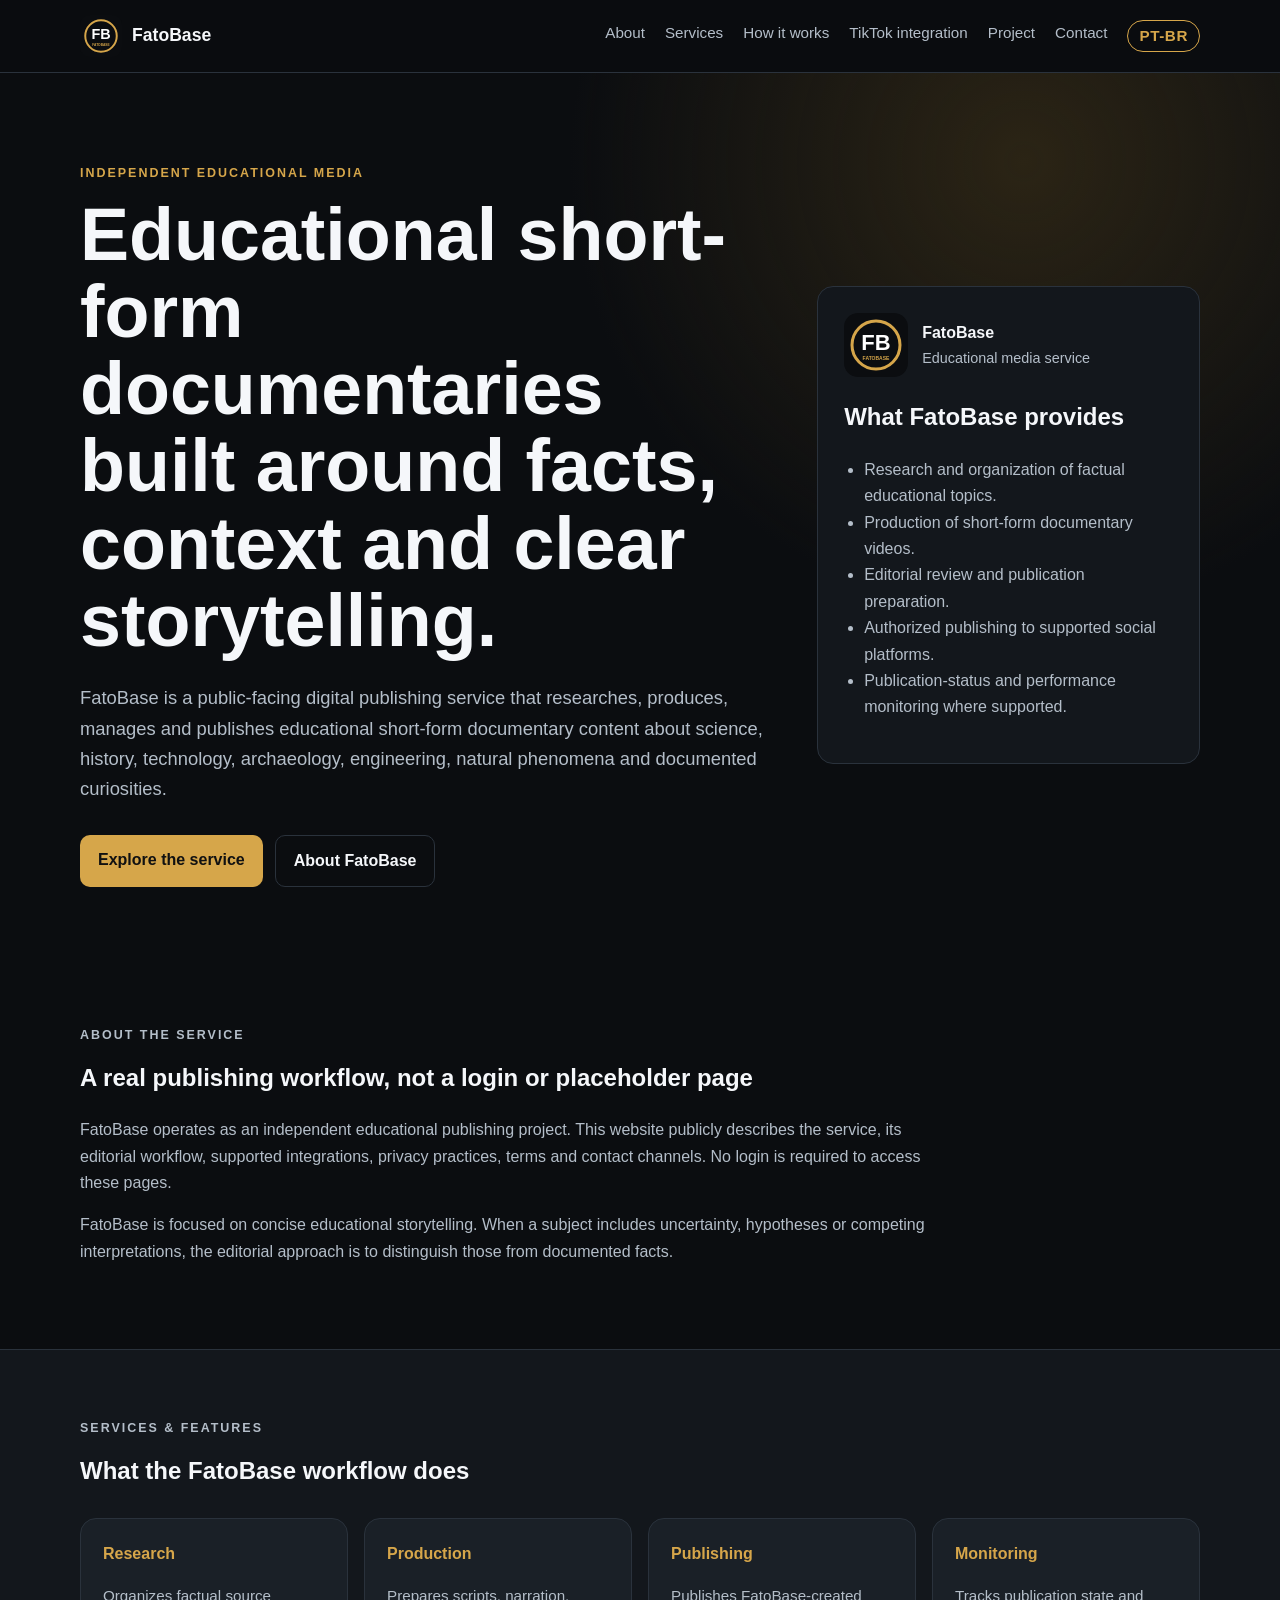
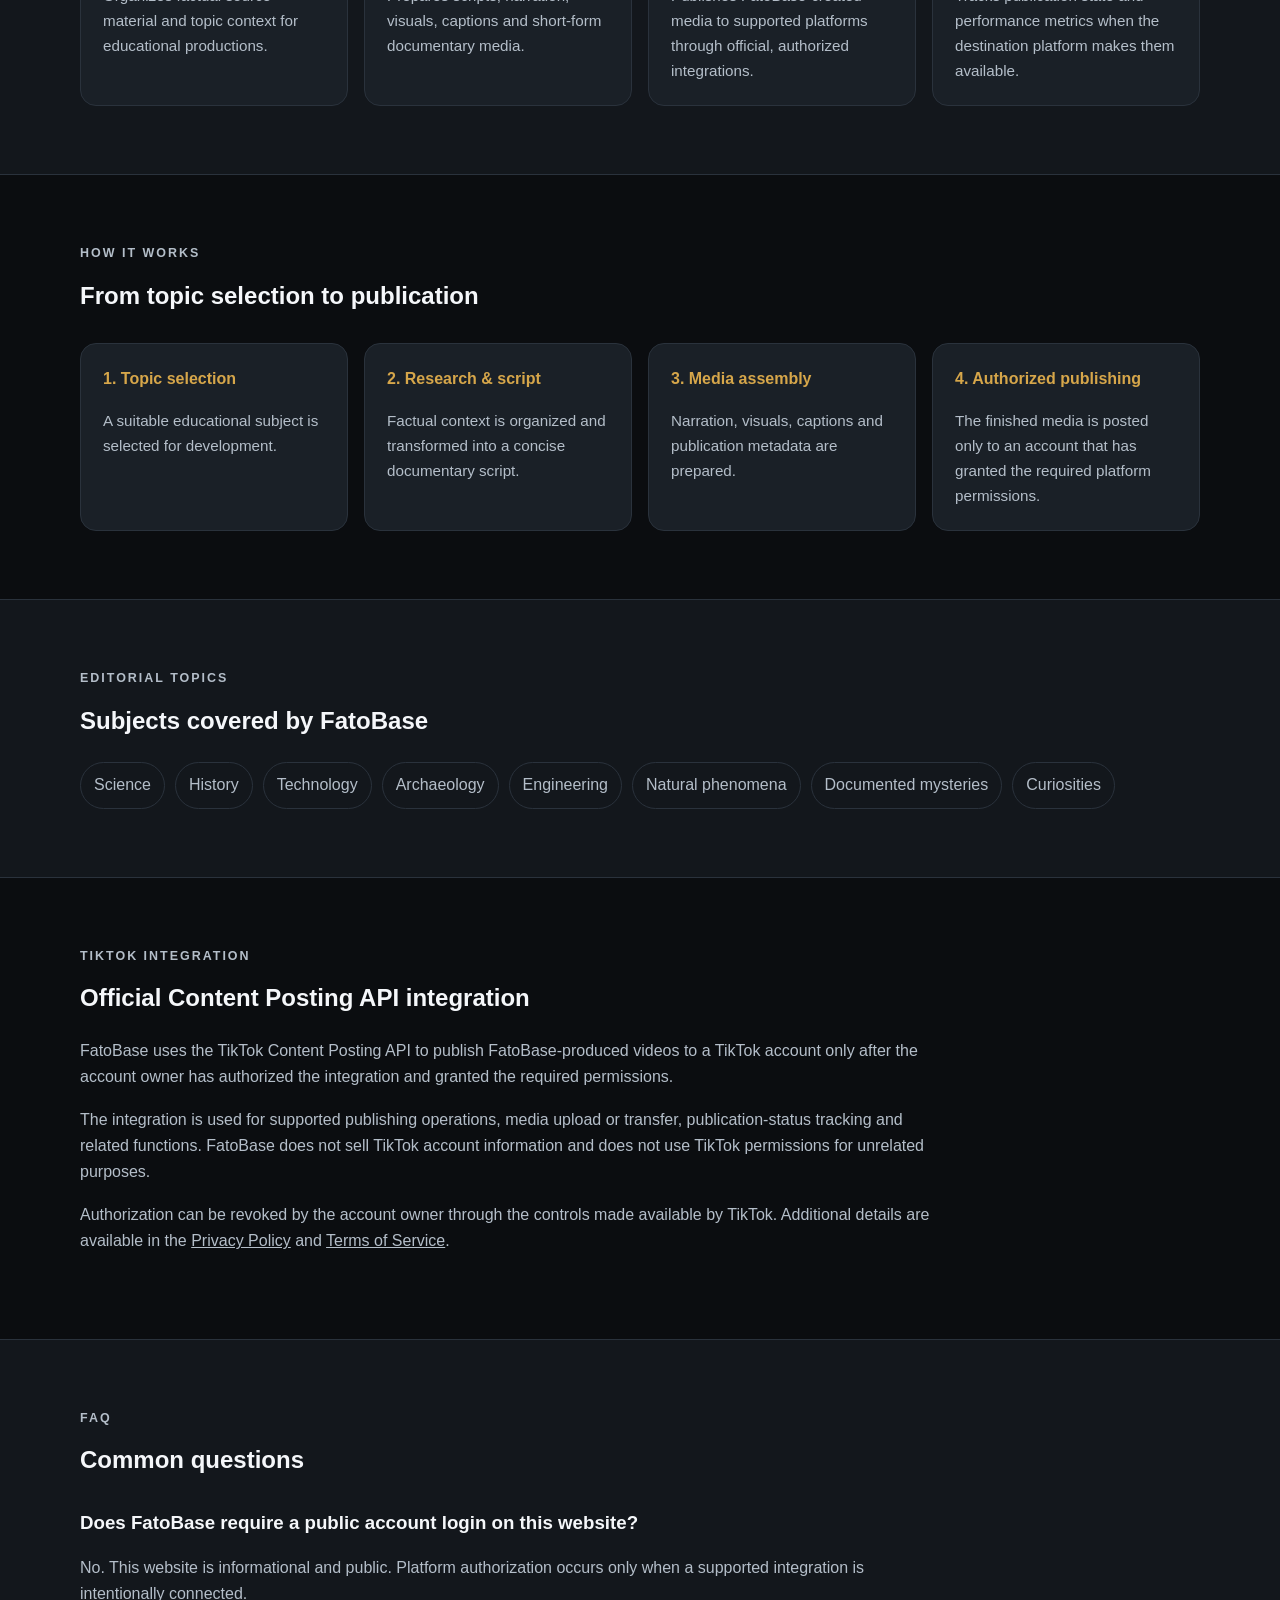
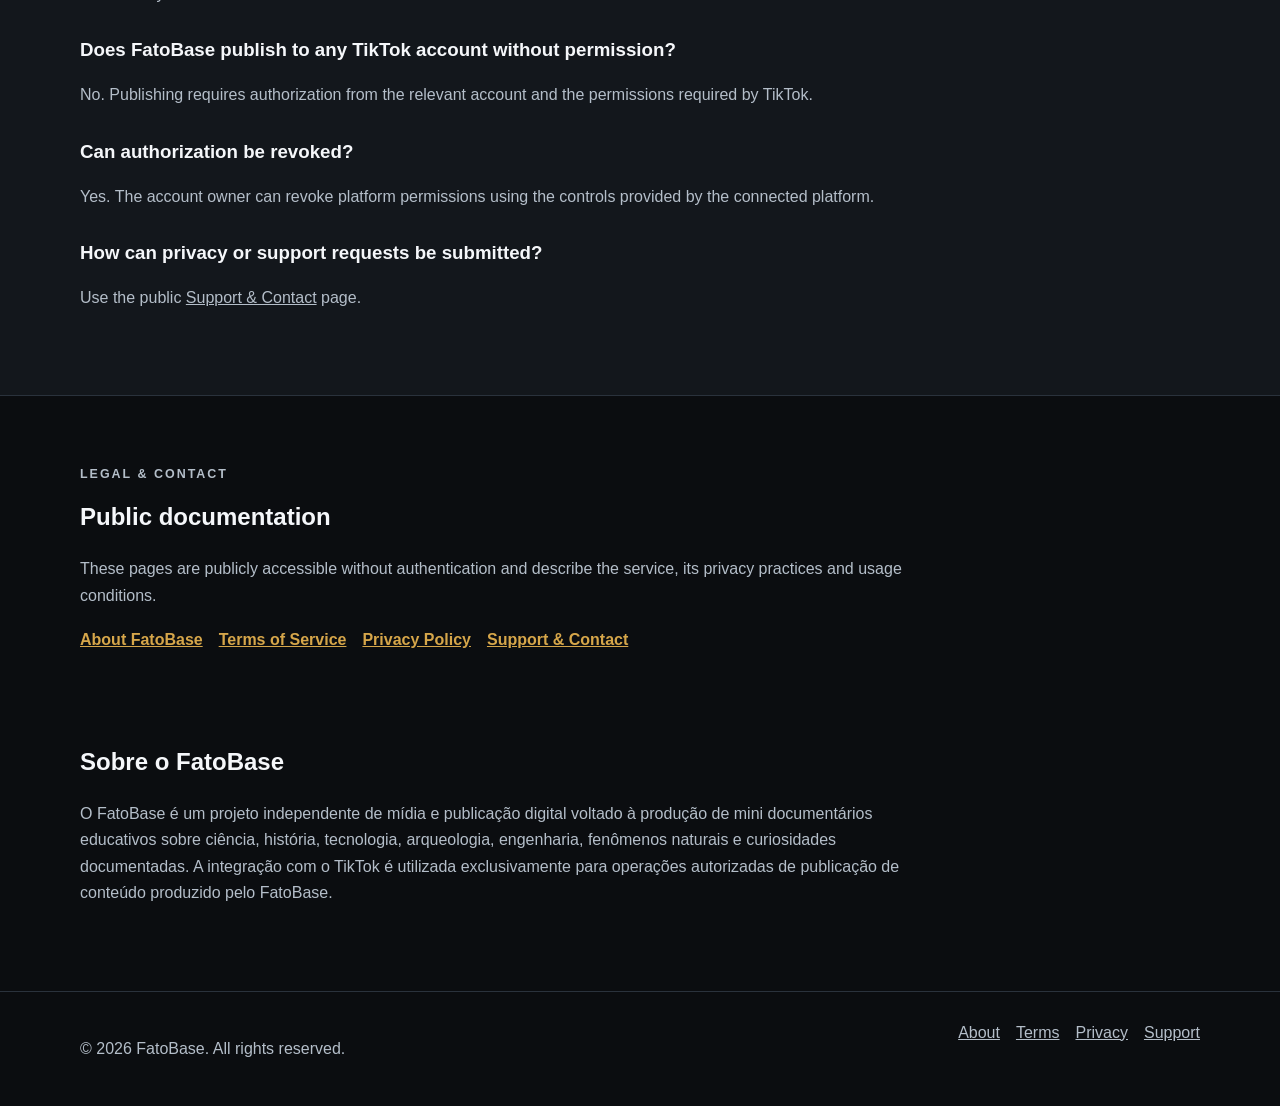
<file: index.html>
<!DOCTYPE html>
<html lang="en">
<head>
  <meta charset="UTF-8">
  <meta name="viewport" content="width=device-width, initial-scale=1.0">
  <meta name="description" content="FatoBase is an independent educational media and publishing service that researches, produces, manages and publishes short-form documentaries about science, history, technology, archaeology and natural phenomena.">
  <title>FatoBase | Educational Media & Publishing Service</title>
  <link rel="icon" type="image/svg+xml" href="favicon.svg">
  <link rel="stylesheet" href="style.css">
</head>
<body>
  <header class="site-header">
    <div class="container nav-wrap">
      <a class="brand" href="index.html" aria-label="FatoBase home"><img class="brand-logo" src="favicon.svg" alt="FatoBase app icon"><span>FatoBase</span></a>
      <nav aria-label="Main navigation">
        <a href="#about">About</a>
        <a href="#services">Services</a>
        <a href="#how-it-works">How it works</a>
        <a href="#tiktok">TikTok integration</a>
        <a href="about.html">Project</a>
        <a href="support.html">Contact</a>
      <a class="lang-switch" href="index-pt.html" aria-label="Mudar para português">PT-BR</a></nav>
    </div>
  </header>

  <main>
    <section class="hero">
      <div class="container hero-grid">
        <div>
          <p class="eyebrow">INDEPENDENT EDUCATIONAL MEDIA</p>
          <h1>Educational short-form documentaries built around facts, context and clear storytelling.</h1>
          <p class="lead">FatoBase is a public-facing digital publishing service that researches, produces, manages and publishes educational short-form documentary content about science, history, technology, archaeology, engineering, natural phenomena and documented curiosities.</p>
          <div class="actions">
            <a class="button" href="#services">Explore the service</a>
            <a class="button secondary" href="about.html">About FatoBase</a>
          </div>
        </div>
        <aside class="panel">
          <div class="panel-brand"><img class="hero-logo" src="favicon.svg" alt="FatoBase app icon"><div><strong>FatoBase</strong><span>Educational media service</span></div></div>
          <h2>What FatoBase provides</h2>
          <ul>
            <li>Research and organization of factual educational topics.</li>
            <li>Production of short-form documentary videos.</li>
            <li>Editorial review and publication preparation.</li>
            <li>Authorized publishing to supported social platforms.</li>
            <li>Publication-status and performance monitoring where supported.</li>
          </ul>
        </aside>
      </div>
    </section>

    <section id="about" class="section">
      <div class="container">
        <p class="eyebrow">ABOUT THE SERVICE</p>
        <h2>A real publishing workflow, not a login or placeholder page</h2>
        <p>FatoBase operates as an independent educational publishing project. This website publicly describes the service, its editorial workflow, supported integrations, privacy practices, terms and contact channels. No login is required to access these pages.</p>
        <p>FatoBase is focused on concise educational storytelling. When a subject includes uncertainty, hypotheses or competing interpretations, the editorial approach is to distinguish those from documented facts.</p>
      </div>
    </section>

    <section id="services" class="section alt">
      <div class="container">
        <p class="eyebrow">SERVICES & FEATURES</p>
        <h2>What the FatoBase workflow does</h2>
        <div class="cards">
          <article class="card"><strong>Research</strong><p>Organizes factual source material and topic context for educational productions.</p></article>
          <article class="card"><strong>Production</strong><p>Prepares scripts, narration, visuals, captions and short-form documentary media.</p></article>
          <article class="card"><strong>Publishing</strong><p>Publishes FatoBase-created media to supported platforms through official, authorized integrations.</p></article>
          <article class="card"><strong>Monitoring</strong><p>Tracks publication state and performance metrics when the destination platform makes them available.</p></article>
        </div>
      </div>
    </section>

    <section id="how-it-works" class="section">
      <div class="container">
        <p class="eyebrow">HOW IT WORKS</p>
        <h2>From topic selection to publication</h2>
        <div class="cards">
          <article class="card"><strong>1. Topic selection</strong><p>A suitable educational subject is selected for development.</p></article>
          <article class="card"><strong>2. Research & script</strong><p>Factual context is organized and transformed into a concise documentary script.</p></article>
          <article class="card"><strong>3. Media assembly</strong><p>Narration, visuals, captions and publication metadata are prepared.</p></article>
          <article class="card"><strong>4. Authorized publishing</strong><p>The finished media is posted only to an account that has granted the required platform permissions.</p></article>
        </div>
      </div>
    </section>

    <section id="topics" class="section alt">
      <div class="container">
        <p class="eyebrow">EDITORIAL TOPICS</p>
        <h2>Subjects covered by FatoBase</h2>
        <div class="topics">
          <span>Science</span><span>History</span><span>Technology</span><span>Archaeology</span><span>Engineering</span><span>Natural phenomena</span><span>Documented mysteries</span><span>Curiosities</span>
        </div>
      </div>
    </section>

    <section id="tiktok" class="section">
      <div class="container">
        <p class="eyebrow">TIKTOK INTEGRATION</p>
        <h2>Official Content Posting API integration</h2>
        <p>FatoBase uses the TikTok Content Posting API to publish FatoBase-produced videos to a TikTok account only after the account owner has authorized the integration and granted the required permissions.</p>
        <p>The integration is used for supported publishing operations, media upload or transfer, publication-status tracking and related functions. FatoBase does not sell TikTok account information and does not use TikTok permissions for unrelated purposes.</p>
        <p>Authorization can be revoked by the account owner through the controls made available by TikTok. Additional details are available in the <a href="privacy.html">Privacy Policy</a> and <a href="terms.html">Terms of Service</a>.</p>
      </div>
    </section>

    <section id="faq" class="section alt">
      <div class="container">
        <p class="eyebrow">FAQ</p>
        <h2>Common questions</h2>
        <div class="faq">
          <h3>Does FatoBase require a public account login on this website?</h3>
          <p>No. This website is informational and public. Platform authorization occurs only when a supported integration is intentionally connected.</p>
          <h3>Does FatoBase publish to any TikTok account without permission?</h3>
          <p>No. Publishing requires authorization from the relevant account and the permissions required by TikTok.</p>
          <h3>Can authorization be revoked?</h3>
          <p>Yes. The account owner can revoke platform permissions using the controls provided by the connected platform.</p>
          <h3>How can privacy or support requests be submitted?</h3>
          <p>Use the public <a href="support.html">Support & Contact</a> page.</p>
        </div>
      </div>
    </section>

    <section class="section legal-box">
      <div class="container">
        <p class="eyebrow">LEGAL & CONTACT</p>
        <h2>Public documentation</h2>
        <p>These pages are publicly accessible without authentication and describe the service, its privacy practices and usage conditions.</p>
        <div class="legal-links">
          <a href="about.html">About FatoBase</a>
          <a href="terms.html">Terms of Service</a>
          <a href="privacy.html">Privacy Policy</a>
          <a href="support.html">Support & Contact</a>
        </div>
      </div>
    </section>

    <section class="section pt-note">
      <div class="container">
        <h2>Sobre o FatoBase</h2>
        <p>O FatoBase é um projeto independente de mídia e publicação digital voltado à produção de mini documentários educativos sobre ciência, história, tecnologia, arqueologia, engenharia, fenômenos naturais e curiosidades documentadas. A integração com o TikTok é utilizada exclusivamente para operações autorizadas de publicação de conteúdo produzido pelo FatoBase.</p>
      </div>
    </section>
  </main>

  <footer>
    <div class="container footer-grid">
      <p>© 2026 FatoBase. All rights reserved.</p>
      <div><a href="about.html">About</a><a href="terms.html">Terms</a><a href="privacy.html">Privacy</a><a href="support.html">Support</a></div>
    </div>
  </footer>
</body>
</html>
</file>
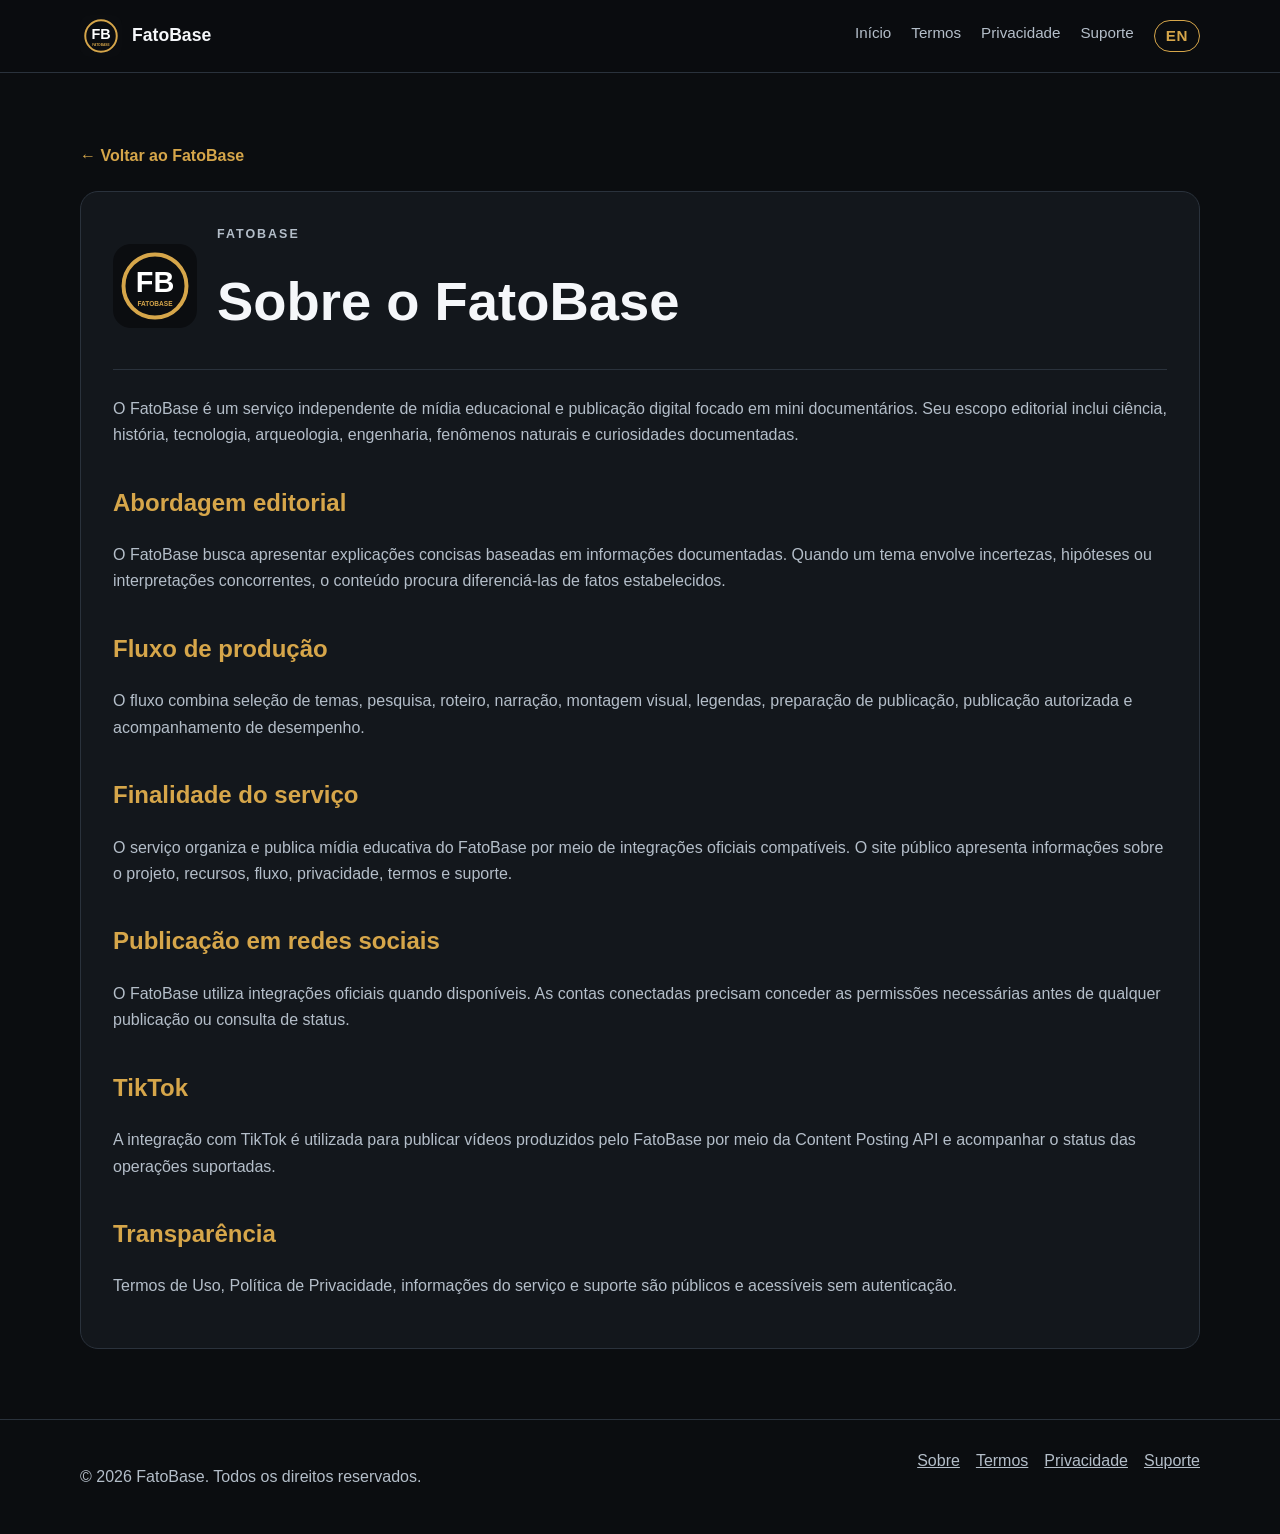
<file: about-pt.html>
<!DOCTYPE html>
<html lang="pt-BR"><head><meta charset="UTF-8"><meta name="viewport" content="width=device-width, initial-scale=1.0"><meta name="description" content="Sobre o FatoBase, serviço de mídia educacional e publicação digital."><title>Sobre | FatoBase</title><link rel="icon" type="image/svg+xml" href="favicon.svg"><link rel="stylesheet" href="style.css"></head><body>
<header class="site-header"><div class="container nav-wrap"><a class="brand" href="index-pt.html"><img class="brand-logo" src="favicon.svg" alt="Ícone do FatoBase"><span>FatoBase</span></a><nav><a href="index-pt.html">Início</a><a href="terms-pt.html">Termos</a><a href="privacy-pt.html">Privacidade</a><a href="support-pt.html">Suporte</a><a class="lang-switch" href="about.html">EN</a></nav></div></header>
<main class="content-page"><div class="container"><a class="back-link" href="index-pt.html">← Voltar ao FatoBase</a><article class="page-card">
<div class="legal-hero"><img class="legal-logo" src="favicon.svg" alt="Ícone do FatoBase"><div><p class="eyebrow">FATOBASE</p><h1>Sobre o FatoBase</h1></div></div>
<p>O FatoBase é um serviço independente de mídia educacional e publicação digital focado em mini documentários. Seu escopo editorial inclui ciência, história, tecnologia, arqueologia, engenharia, fenômenos naturais e curiosidades documentadas.</p>
<h2>Abordagem editorial</h2><p>O FatoBase busca apresentar explicações concisas baseadas em informações documentadas. Quando um tema envolve incertezas, hipóteses ou interpretações concorrentes, o conteúdo procura diferenciá-las de fatos estabelecidos.</p>
<h2>Fluxo de produção</h2><p>O fluxo combina seleção de temas, pesquisa, roteiro, narração, montagem visual, legendas, preparação de publicação, publicação autorizada e acompanhamento de desempenho.</p>
<h2>Finalidade do serviço</h2><p>O serviço organiza e publica mídia educativa do FatoBase por meio de integrações oficiais compatíveis. O site público apresenta informações sobre o projeto, recursos, fluxo, privacidade, termos e suporte.</p>
<h2>Publicação em redes sociais</h2><p>O FatoBase utiliza integrações oficiais quando disponíveis. As contas conectadas precisam conceder as permissões necessárias antes de qualquer publicação ou consulta de status.</p>
<h2>TikTok</h2><p>A integração com TikTok é utilizada para publicar vídeos produzidos pelo FatoBase por meio da Content Posting API e acompanhar o status das operações suportadas.</p>
<h2>Transparência</h2><p>Termos de Uso, Política de Privacidade, informações do serviço e suporte são públicos e acessíveis sem autenticação.</p>
</article></div></main>
<footer><div class="container footer-grid"><p>© 2026 FatoBase. Todos os direitos reservados.</p><div><a href="about-pt.html">Sobre</a><a href="terms-pt.html">Termos</a><a href="privacy-pt.html">Privacidade</a><a href="support-pt.html">Suporte</a></div></div></footer>
</body></html>
</file>
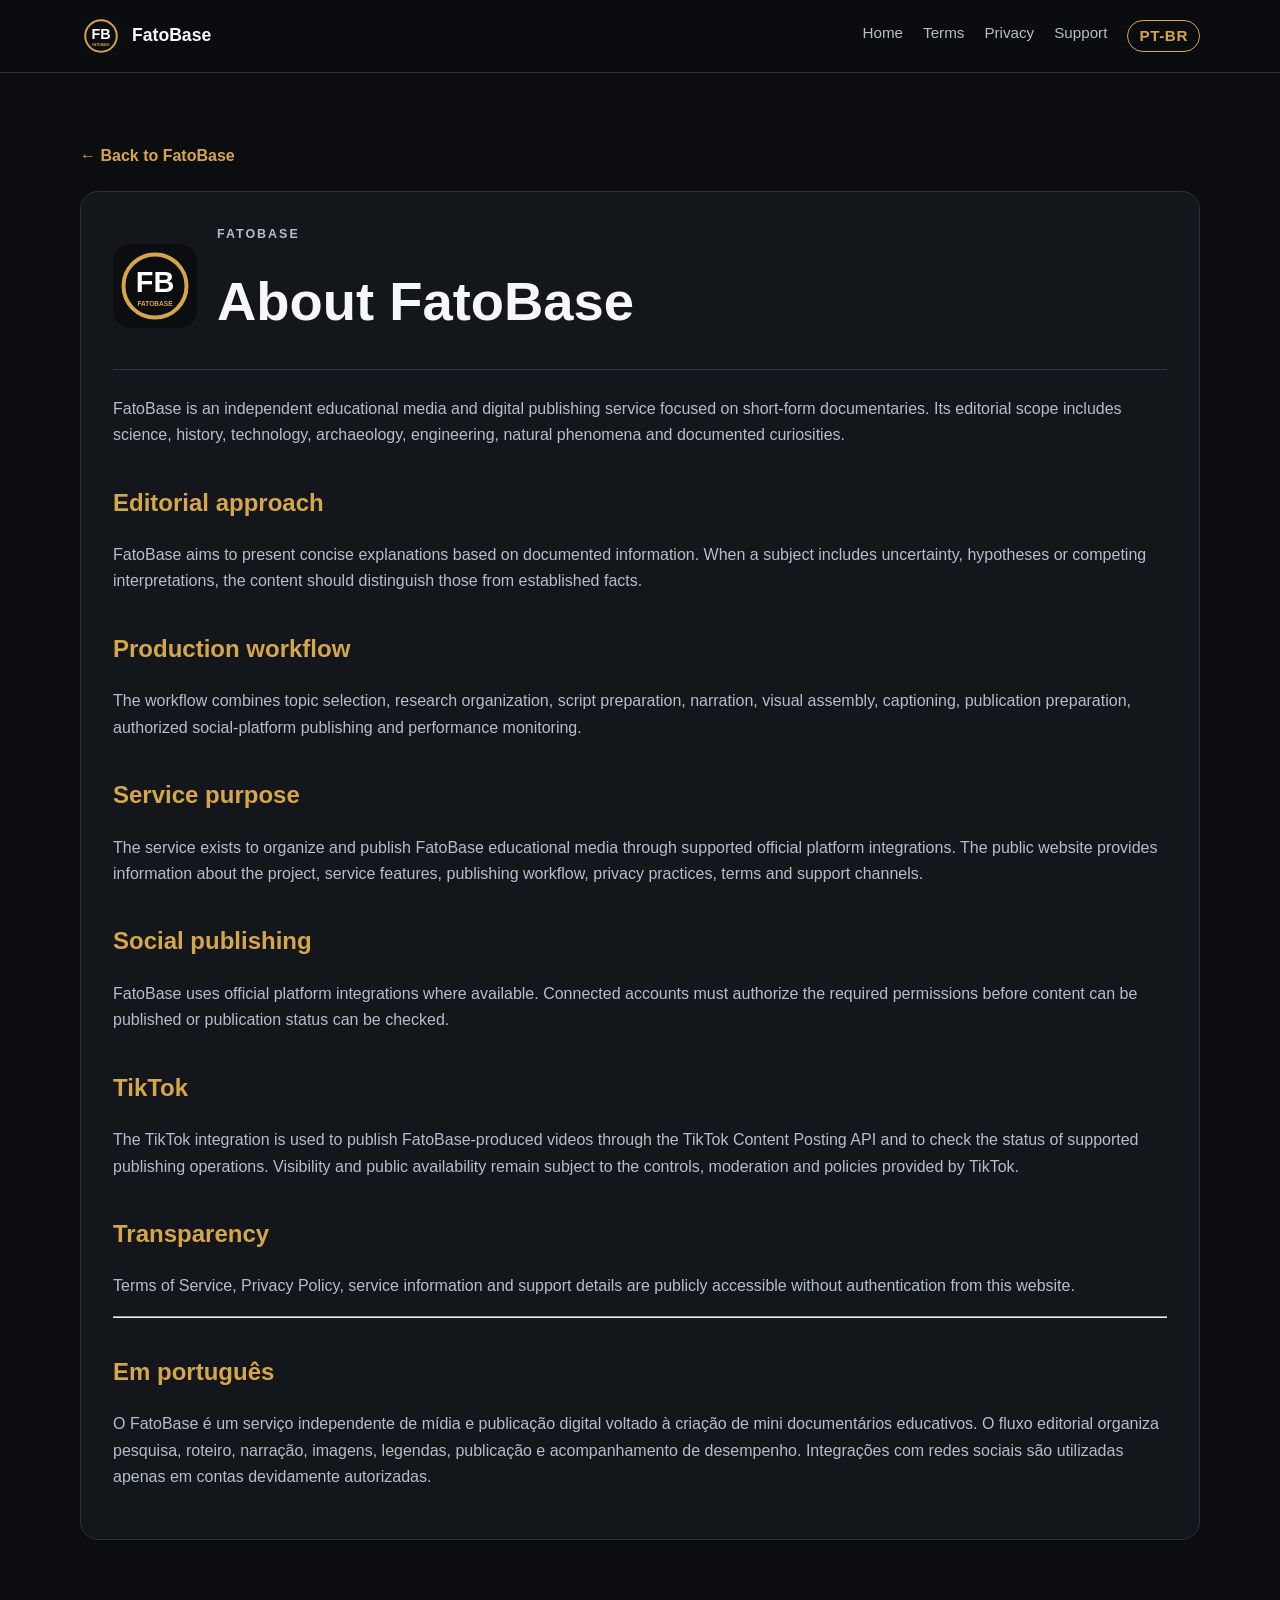
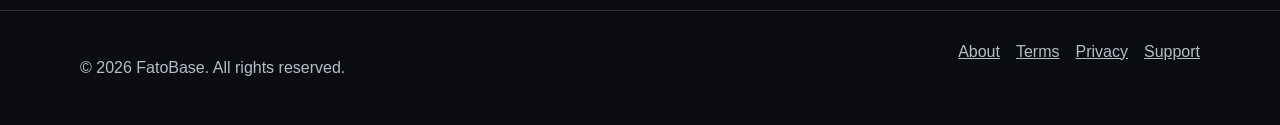
<file: about.html>
<!DOCTYPE html>
<html lang="en">
<head>
  <meta charset="UTF-8">
  <meta name="viewport" content="width=device-width, initial-scale=1.0">
  <meta name="description" content="About the FatoBase educational media and publishing service.">
  <title>About | FatoBase</title>
  <link rel="icon" type="image/svg+xml" href="favicon.svg">
  <link rel="stylesheet" href="style.css">
</head>
<body>
<header class="site-header"><div class="container nav-wrap"><a class="brand" href="index.html" aria-label="FatoBase home"><img class="brand-logo" src="favicon.svg" alt="FatoBase app icon"><span>FatoBase</span></a><nav><a href="index.html">Home</a><a href="terms.html">Terms</a><a href="privacy.html">Privacy</a><a href="support.html">Support</a><a class="lang-switch" href="about-pt.html" aria-label="Mudar para português">PT-BR</a></nav></div></header>
<main class="content-page"><div class="container"><a class="back-link" href="index.html">← Back to FatoBase</a><article class="page-card">
<div class="legal-hero"><img class="legal-logo" src="favicon.svg" alt="FatoBase app icon"><div><p class="eyebrow">FATOBASE</p><h1>About FatoBase</h1></div></div>
<p>FatoBase is an independent educational media and digital publishing service focused on short-form documentaries. Its editorial scope includes science, history, technology, archaeology, engineering, natural phenomena and documented curiosities.</p>
<h2>Editorial approach</h2><p>FatoBase aims to present concise explanations based on documented information. When a subject includes uncertainty, hypotheses or competing interpretations, the content should distinguish those from established facts.</p>
<h2>Production workflow</h2><p>The workflow combines topic selection, research organization, script preparation, narration, visual assembly, captioning, publication preparation, authorized social-platform publishing and performance monitoring.</p>
<h2>Service purpose</h2><p>The service exists to organize and publish FatoBase educational media through supported official platform integrations. The public website provides information about the project, service features, publishing workflow, privacy practices, terms and support channels.</p>
<h2>Social publishing</h2><p>FatoBase uses official platform integrations where available. Connected accounts must authorize the required permissions before content can be published or publication status can be checked.</p>
<h2>TikTok</h2><p>The TikTok integration is used to publish FatoBase-produced videos through the TikTok Content Posting API and to check the status of supported publishing operations. Visibility and public availability remain subject to the controls, moderation and policies provided by TikTok.</p>
<h2>Transparency</h2><p>Terms of Service, Privacy Policy, service information and support details are publicly accessible without authentication from this website.</p>
<hr><h2>Em português</h2><p>O FatoBase é um serviço independente de mídia e publicação digital voltado à criação de mini documentários educativos. O fluxo editorial organiza pesquisa, roteiro, narração, imagens, legendas, publicação e acompanhamento de desempenho. Integrações com redes sociais são utilizadas apenas em contas devidamente autorizadas.</p>
</article></div></main>
<footer><div class="container footer-grid"><p>© 2026 FatoBase. All rights reserved.</p><div><a href="about.html">About</a><a href="terms.html">Terms</a><a href="privacy.html">Privacy</a><a href="support.html">Support</a></div></div></footer>
</body></html>
</file>
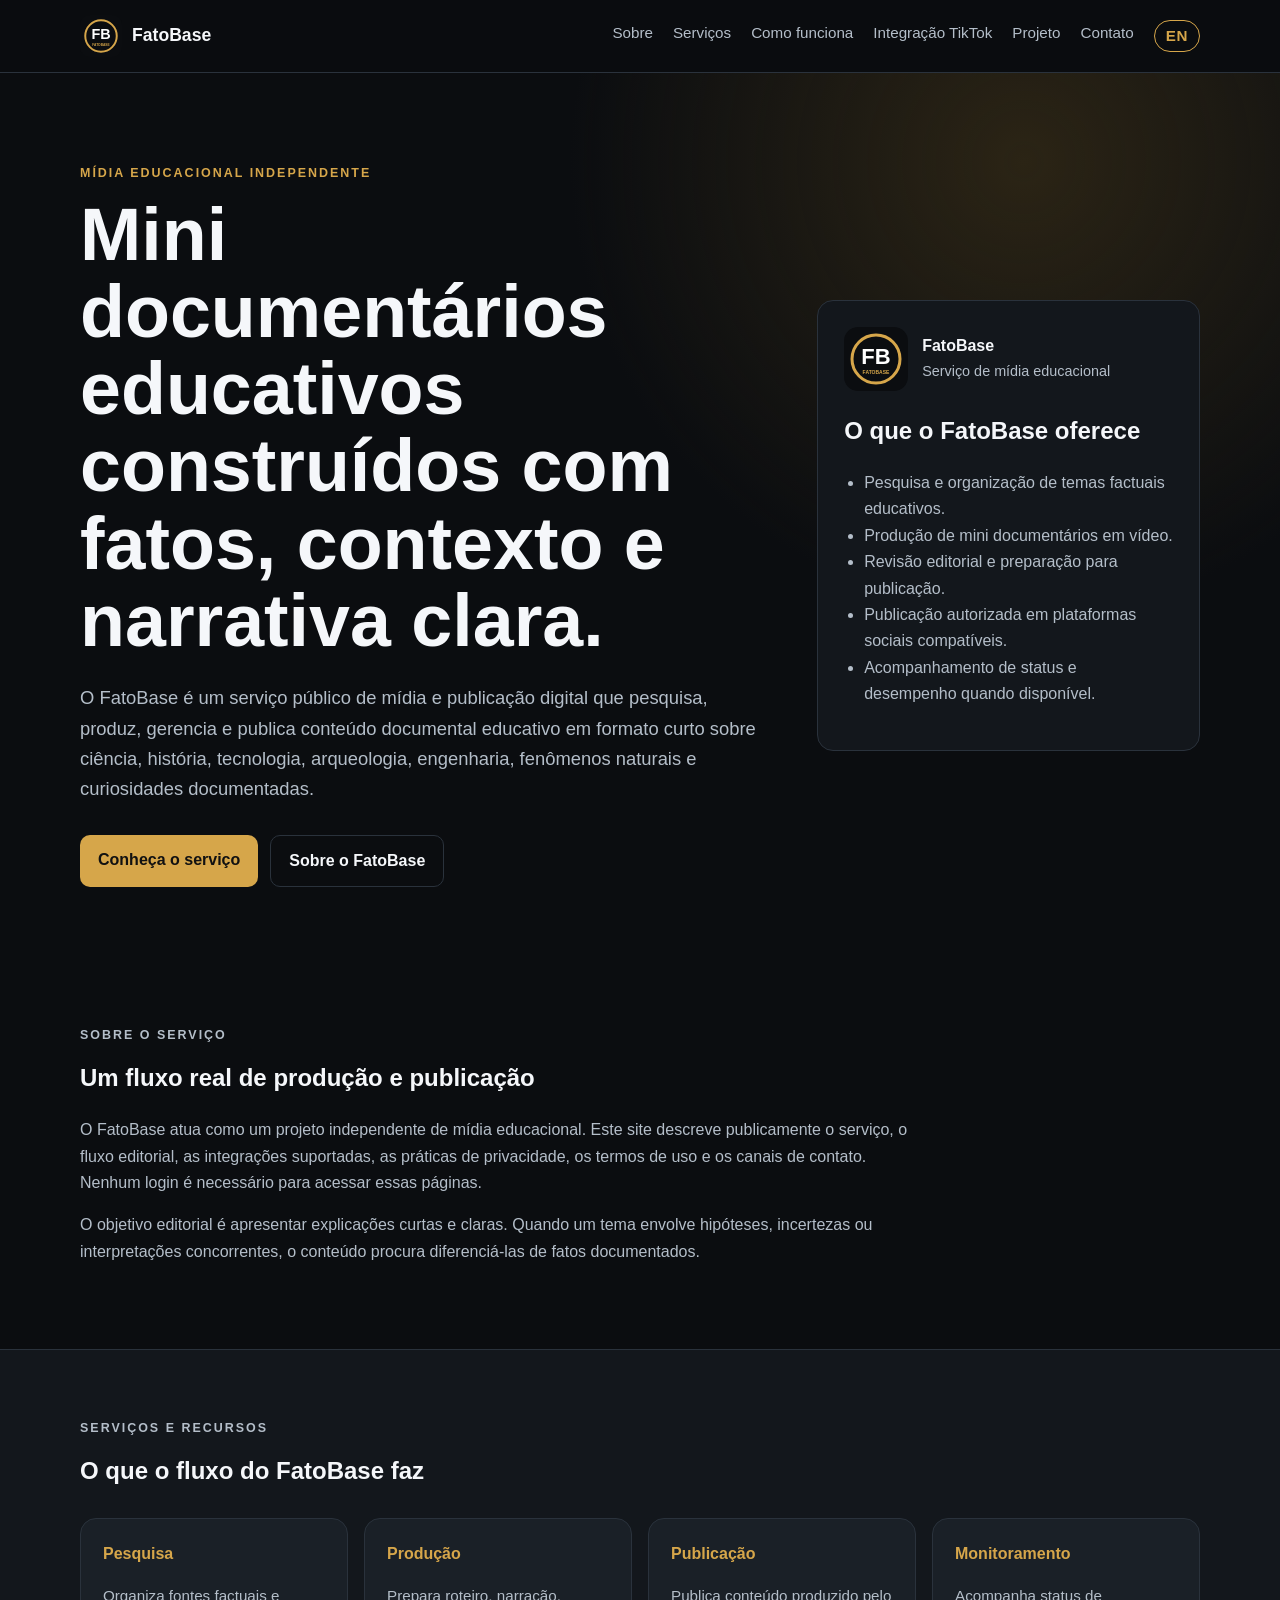
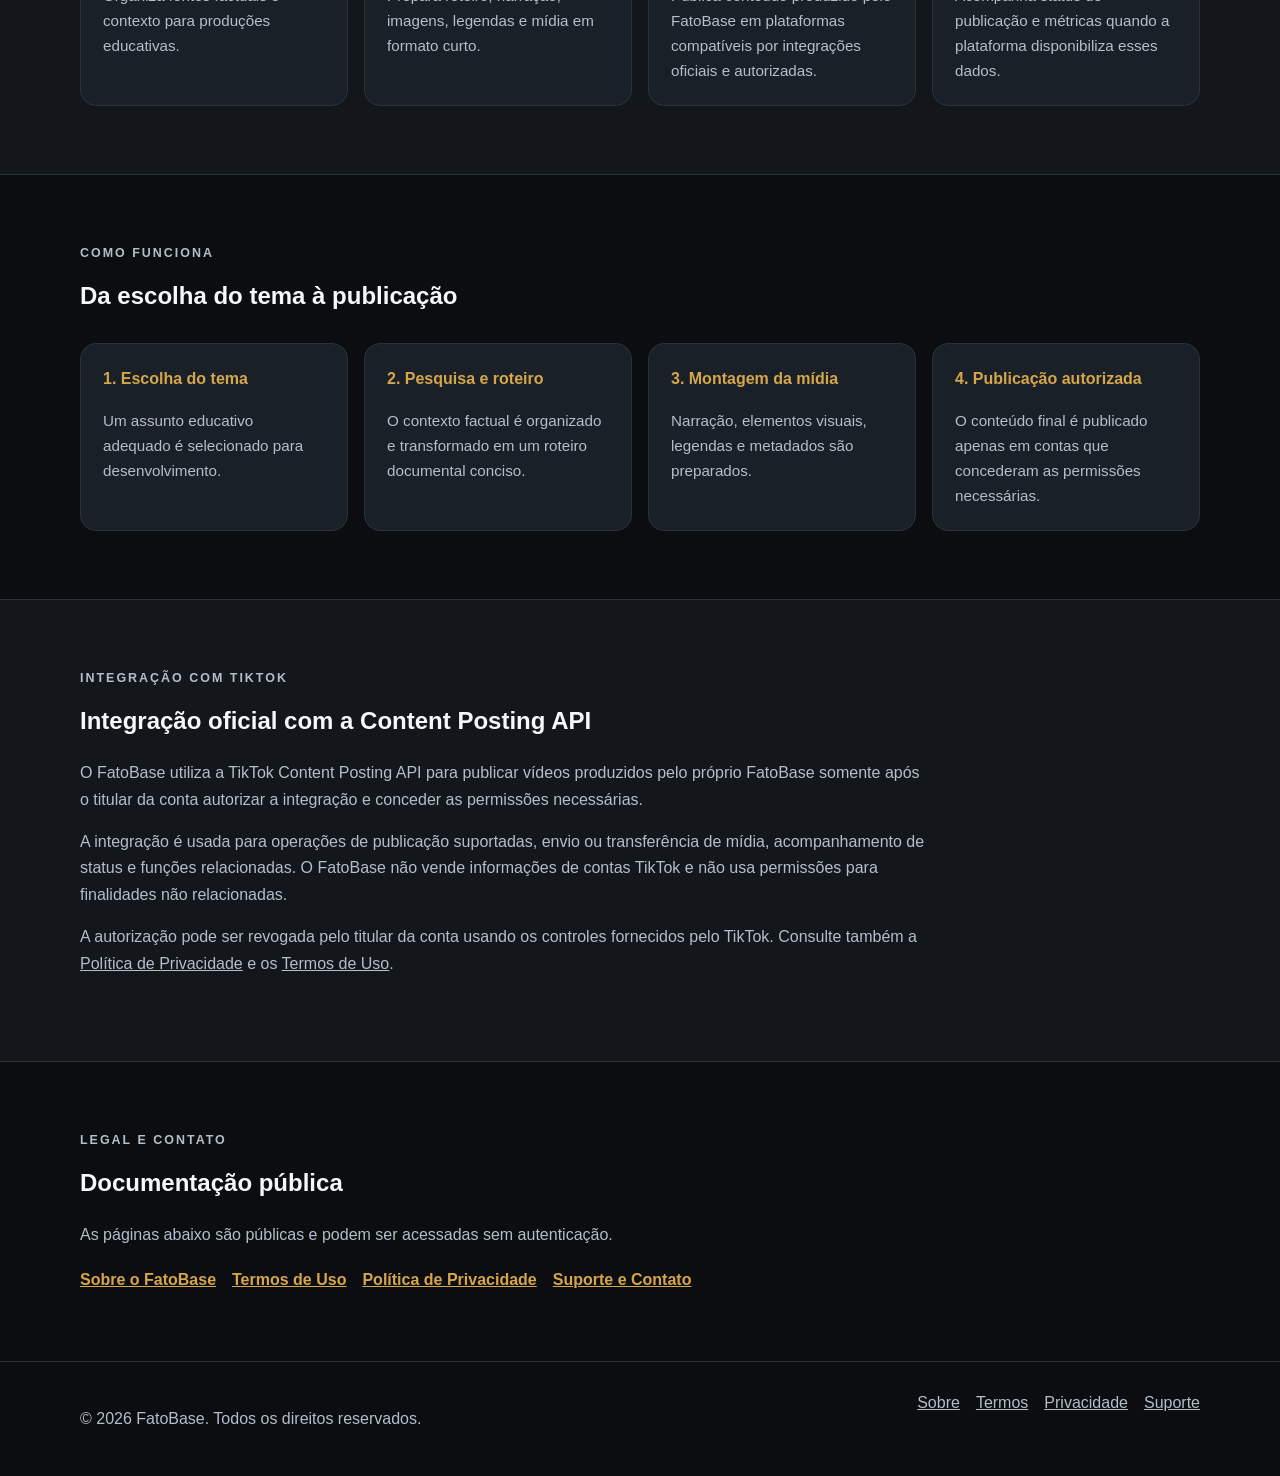
<file: index-pt.html>
<!DOCTYPE html>
<html lang="pt-BR">
<head>
  <meta charset="UTF-8"><meta name="viewport" content="width=device-width, initial-scale=1.0">
  <meta name="description" content="FatoBase é um serviço independente de mídia educacional e publicação digital de mini documentários sobre ciência, história, tecnologia, arqueologia e fenômenos naturais.">
  <title>FatoBase | Mídia Educacional e Publicação Digital</title>
  <link rel="icon" type="image/svg+xml" href="favicon.svg"><link rel="stylesheet" href="style.css">
</head>
<body>
<header class="site-header"><div class="container nav-wrap">
<a class="brand" href="index-pt.html" aria-label="Início FatoBase"><img class="brand-logo" src="favicon.svg" alt="Ícone do FatoBase"><span>FatoBase</span></a>
<nav aria-label="Navegação principal">
<a href="#sobre">Sobre</a><a href="#servicos">Serviços</a><a href="#como-funciona">Como funciona</a><a href="#tiktok">Integração TikTok</a><a href="about-pt.html">Projeto</a><a href="support-pt.html">Contato</a><a class="lang-switch" href="index.html" aria-label="Switch to English">EN</a>
</nav></div></header>

<main>
<section class="hero"><div class="container hero-grid"><div>
<p class="eyebrow">MÍDIA EDUCACIONAL INDEPENDENTE</p>
<h1>Mini documentários educativos construídos com fatos, contexto e narrativa clara.</h1>
<p class="lead">O FatoBase é um serviço público de mídia e publicação digital que pesquisa, produz, gerencia e publica conteúdo documental educativo em formato curto sobre ciência, história, tecnologia, arqueologia, engenharia, fenômenos naturais e curiosidades documentadas.</p>
<div class="actions"><a class="button" href="#servicos">Conheça o serviço</a><a class="button secondary" href="about-pt.html">Sobre o FatoBase</a></div>
</div>
<aside class="panel"><div class="panel-brand"><img class="hero-logo" src="favicon.svg" alt="Ícone do FatoBase"><div><strong>FatoBase</strong><span>Serviço de mídia educacional</span></div></div>
<h2>O que o FatoBase oferece</h2><ul><li>Pesquisa e organização de temas factuais educativos.</li><li>Produção de mini documentários em vídeo.</li><li>Revisão editorial e preparação para publicação.</li><li>Publicação autorizada em plataformas sociais compatíveis.</li><li>Acompanhamento de status e desempenho quando disponível.</li></ul>
</aside></div></section>

<section id="sobre" class="section"><div class="container"><p class="eyebrow">SOBRE O SERVIÇO</p><h2>Um fluxo real de produção e publicação</h2>
<p>O FatoBase atua como um projeto independente de mídia educacional. Este site descreve publicamente o serviço, o fluxo editorial, as integrações suportadas, as práticas de privacidade, os termos de uso e os canais de contato. Nenhum login é necessário para acessar essas páginas.</p>
<p>O objetivo editorial é apresentar explicações curtas e claras. Quando um tema envolve hipóteses, incertezas ou interpretações concorrentes, o conteúdo procura diferenciá-las de fatos documentados.</p></div></section>

<section id="servicos" class="section alt"><div class="container"><p class="eyebrow">SERVIÇOS E RECURSOS</p><h2>O que o fluxo do FatoBase faz</h2>
<div class="cards"><article class="card"><strong>Pesquisa</strong><p>Organiza fontes factuais e contexto para produções educativas.</p></article><article class="card"><strong>Produção</strong><p>Prepara roteiro, narração, imagens, legendas e mídia em formato curto.</p></article><article class="card"><strong>Publicação</strong><p>Publica conteúdo produzido pelo FatoBase em plataformas compatíveis por integrações oficiais e autorizadas.</p></article><article class="card"><strong>Monitoramento</strong><p>Acompanha status de publicação e métricas quando a plataforma disponibiliza esses dados.</p></article></div>
</div></section>

<section id="como-funciona" class="section"><div class="container"><p class="eyebrow">COMO FUNCIONA</p><h2>Da escolha do tema à publicação</h2>
<div class="cards"><article class="card"><strong>1. Escolha do tema</strong><p>Um assunto educativo adequado é selecionado para desenvolvimento.</p></article><article class="card"><strong>2. Pesquisa e roteiro</strong><p>O contexto factual é organizado e transformado em um roteiro documental conciso.</p></article><article class="card"><strong>3. Montagem da mídia</strong><p>Narração, elementos visuais, legendas e metadados são preparados.</p></article><article class="card"><strong>4. Publicação autorizada</strong><p>O conteúdo final é publicado apenas em contas que concederam as permissões necessárias.</p></article></div>
</div></section>

<section id="tiktok" class="section alt"><div class="container"><p class="eyebrow">INTEGRAÇÃO COM TIKTOK</p><h2>Integração oficial com a Content Posting API</h2>
<p>O FatoBase utiliza a TikTok Content Posting API para publicar vídeos produzidos pelo próprio FatoBase somente após o titular da conta autorizar a integração e conceder as permissões necessárias.</p>
<p>A integração é usada para operações de publicação suportadas, envio ou transferência de mídia, acompanhamento de status e funções relacionadas. O FatoBase não vende informações de contas TikTok e não usa permissões para finalidades não relacionadas.</p>
<p>A autorização pode ser revogada pelo titular da conta usando os controles fornecidos pelo TikTok. Consulte também a <a href="privacy-pt.html">Política de Privacidade</a> e os <a href="terms-pt.html">Termos de Uso</a>.</p>
</div></section>

<section class="section legal-box"><div class="container"><p class="eyebrow">LEGAL E CONTATO</p><h2>Documentação pública</h2><p>As páginas abaixo são públicas e podem ser acessadas sem autenticação.</p>
<div class="legal-links"><a href="about-pt.html">Sobre o FatoBase</a><a href="terms-pt.html">Termos de Uso</a><a href="privacy-pt.html">Política de Privacidade</a><a href="support-pt.html">Suporte e Contato</a></div></div></section>
</main>
<footer><div class="container footer-grid"><p>© 2026 FatoBase. Todos os direitos reservados.</p><div><a href="about-pt.html">Sobre</a><a href="terms-pt.html">Termos</a><a href="privacy-pt.html">Privacidade</a><a href="support-pt.html">Suporte</a></div></div></footer>
</body></html>
</file>
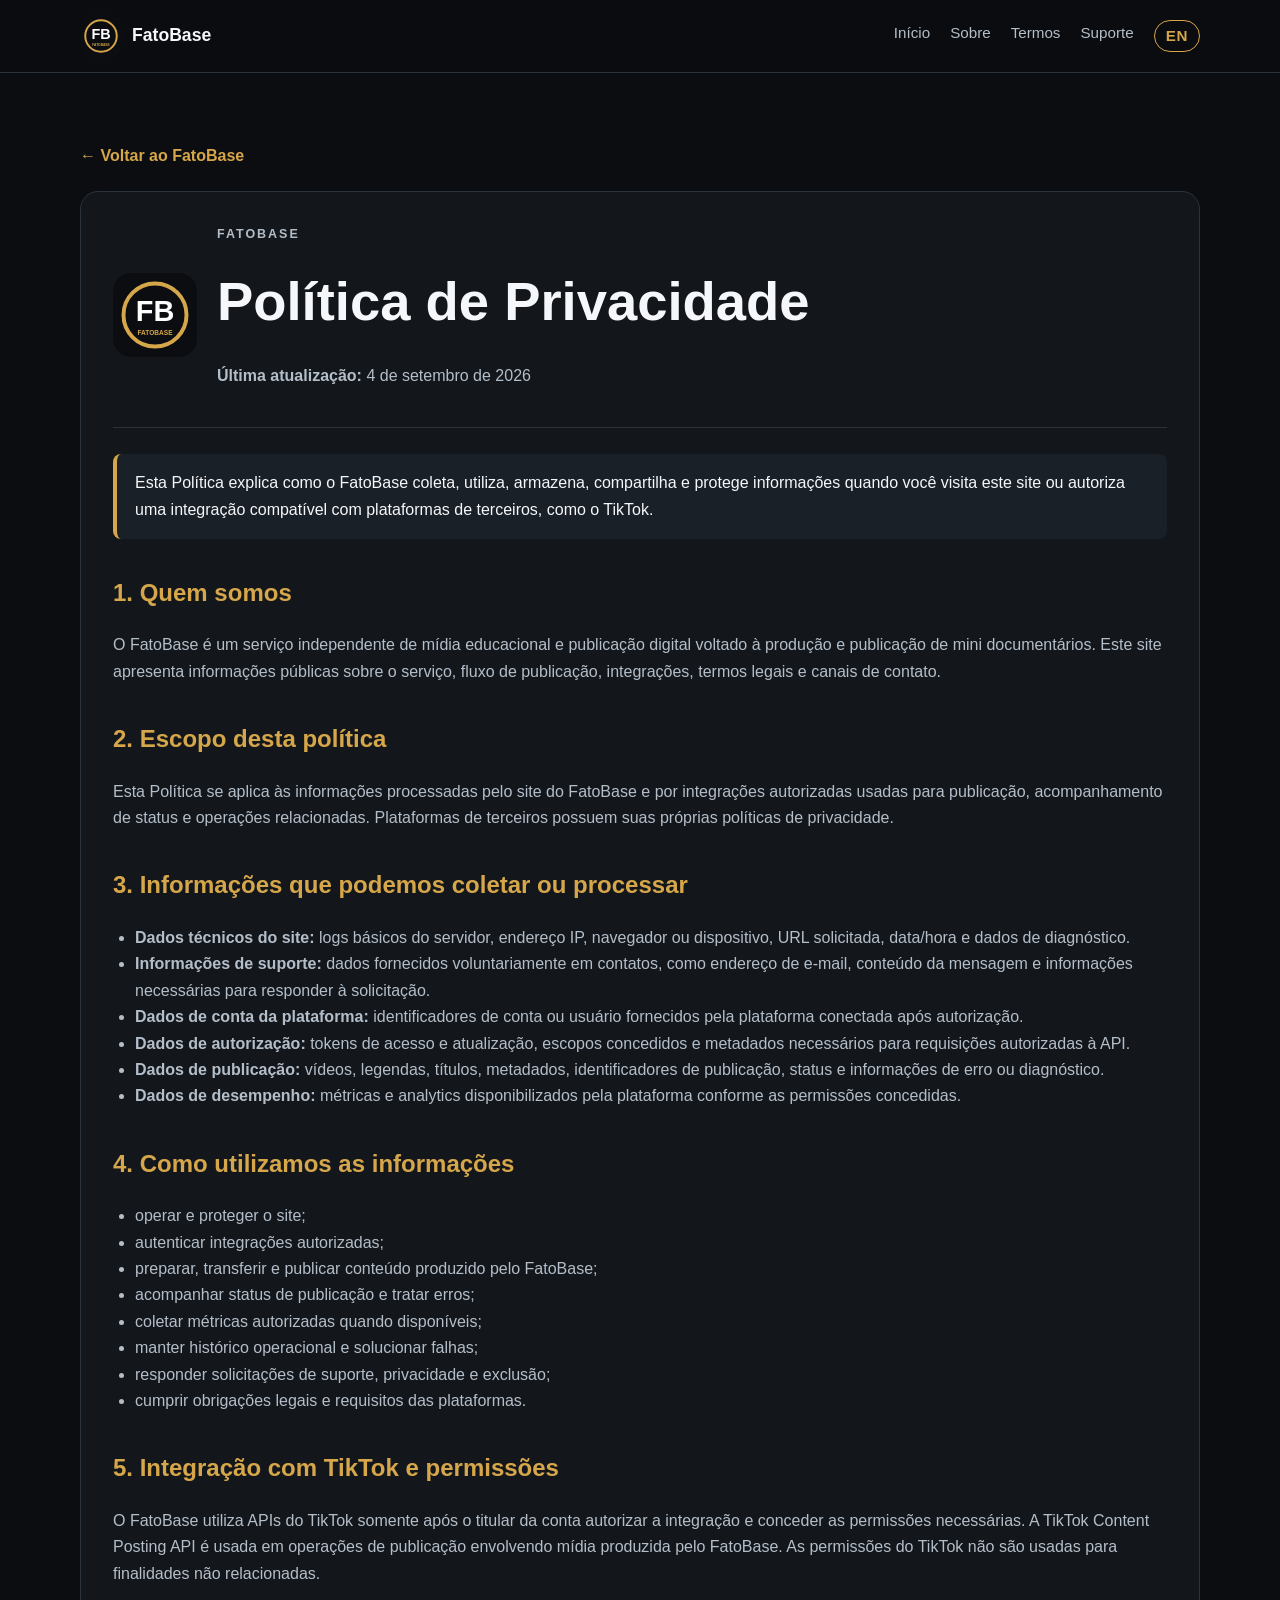
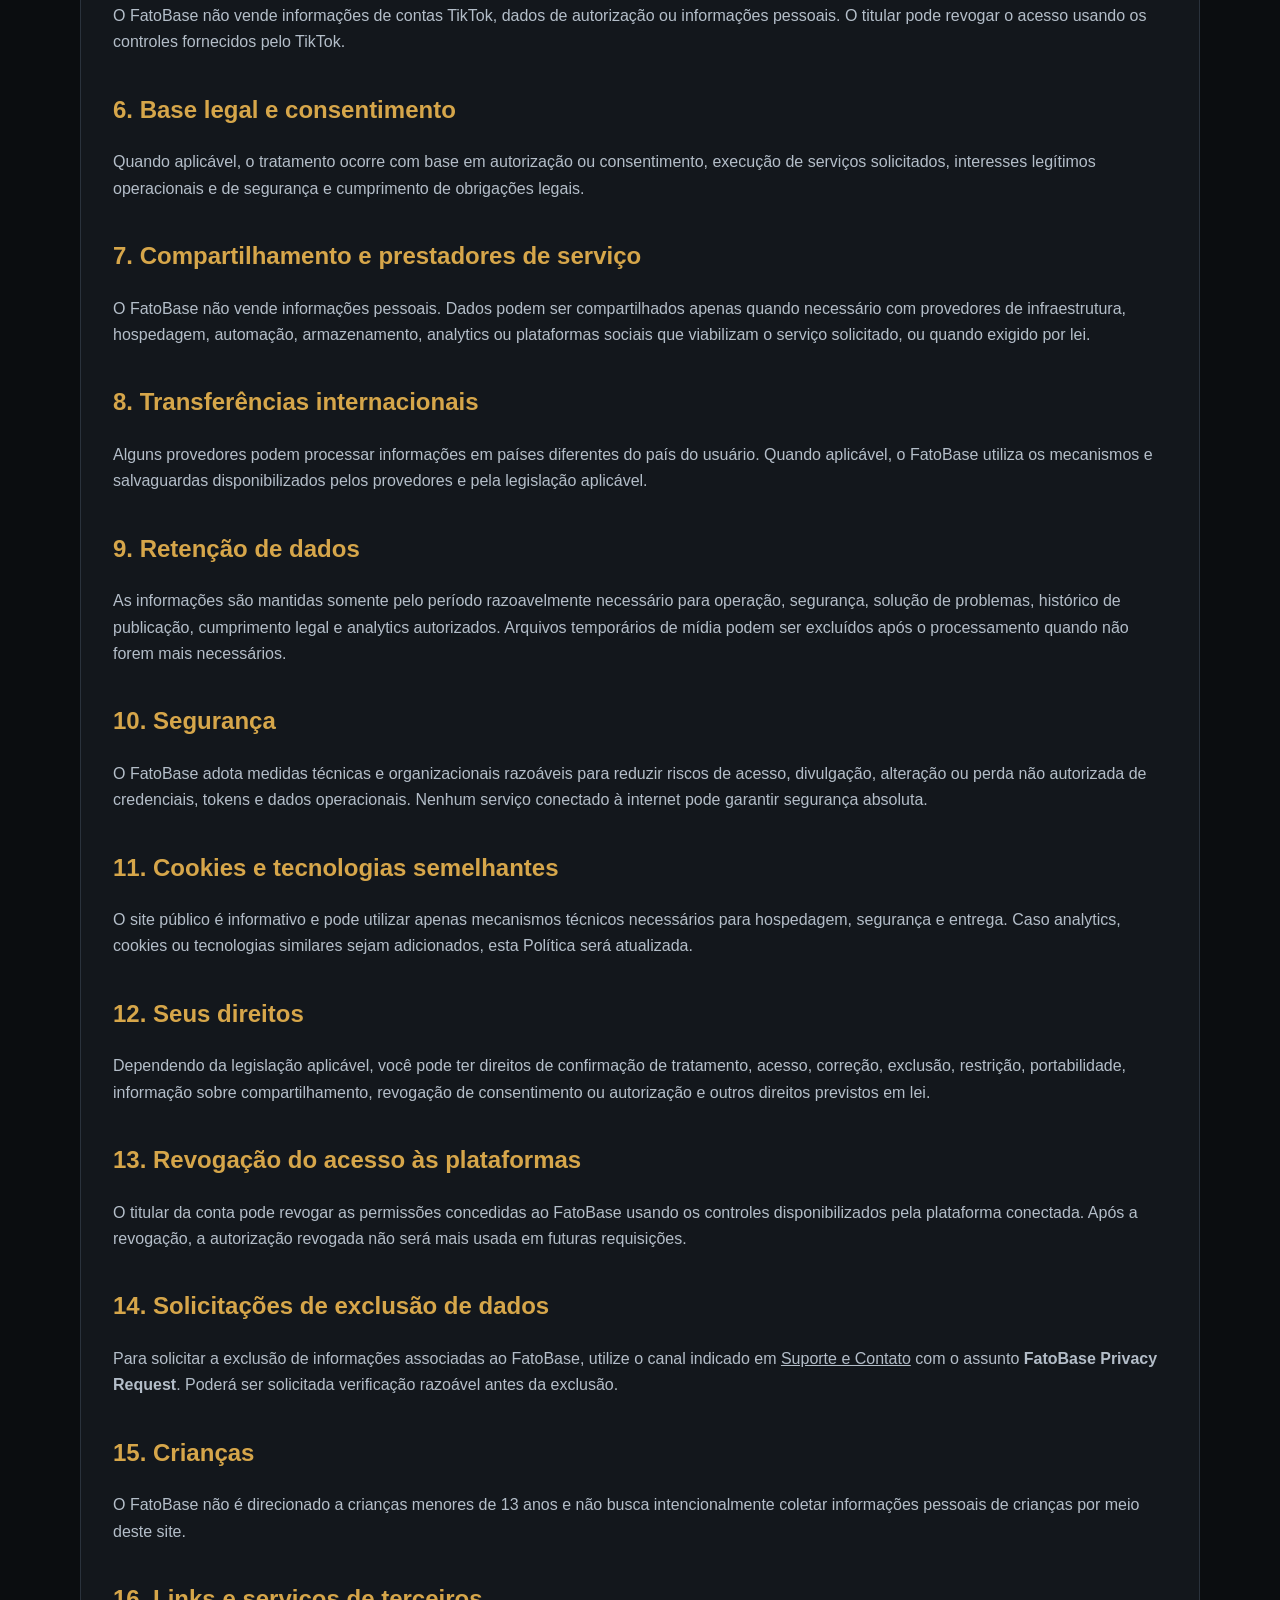
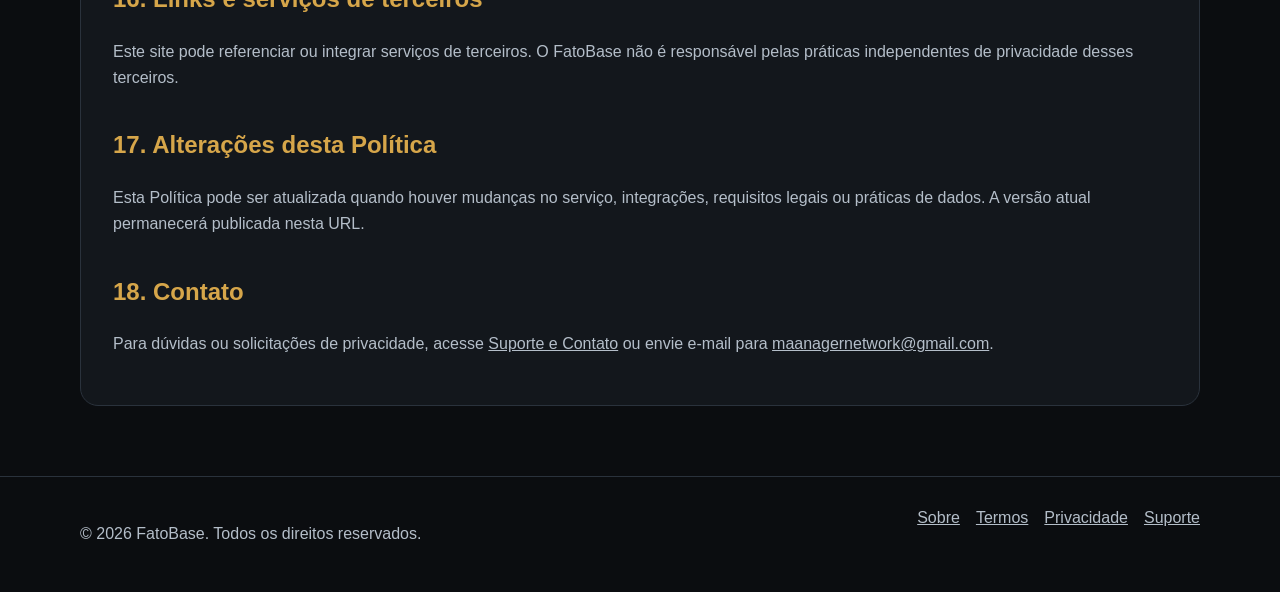
<file: privacy-pt.html>
<!DOCTYPE html>
<html lang="pt-BR">
<head>
<meta charset="UTF-8"><meta name="viewport" content="width=device-width, initial-scale=1.0">
<meta name="description" content="Política de Privacidade do FatoBase sobre coleta de dados, integração com TikTok, retenção, segurança e direitos do usuário.">
<title>Política de Privacidade | FatoBase</title><link rel="icon" type="image/svg+xml" href="favicon.svg"><link rel="stylesheet" href="style.css">
</head><body>
<header class="site-header"><div class="container nav-wrap"><a class="brand" href="index-pt.html" aria-label="Início FatoBase"><img class="brand-logo" src="favicon.svg" alt="Ícone do FatoBase"><span>FatoBase</span></a><nav><a href="index-pt.html">Início</a><a href="about-pt.html">Sobre</a><a href="terms-pt.html">Termos</a><a href="support-pt.html">Suporte</a><a class="lang-switch" href="privacy.html" aria-label="Switch to English">EN</a></nav></div></header>
<main class="content-page"><div class="container"><a class="back-link" href="index-pt.html">← Voltar ao FatoBase</a><article class="page-card">
<div class="legal-hero"><img class="legal-logo" src="favicon.svg" alt="Ícone do FatoBase"><div><p class="eyebrow">FATOBASE</p><h1>Política de Privacidade</h1><p><strong>Última atualização:</strong> 4 de setembro de 2026</p></div></div>
<div class="notice">Esta Política explica como o FatoBase coleta, utiliza, armazena, compartilha e protege informações quando você visita este site ou autoriza uma integração compatível com plataformas de terceiros, como o TikTok.</div>

<h2>1. Quem somos</h2><p>O FatoBase é um serviço independente de mídia educacional e publicação digital voltado à produção e publicação de mini documentários. Este site apresenta informações públicas sobre o serviço, fluxo de publicação, integrações, termos legais e canais de contato.</p>
<h2>2. Escopo desta política</h2><p>Esta Política se aplica às informações processadas pelo site do FatoBase e por integrações autorizadas usadas para publicação, acompanhamento de status e operações relacionadas. Plataformas de terceiros possuem suas próprias políticas de privacidade.</p>
<h2>3. Informações que podemos coletar ou processar</h2><ul>
<li><strong>Dados técnicos do site:</strong> logs básicos do servidor, endereço IP, navegador ou dispositivo, URL solicitada, data/hora e dados de diagnóstico.</li>
<li><strong>Informações de suporte:</strong> dados fornecidos voluntariamente em contatos, como endereço de e-mail, conteúdo da mensagem e informações necessárias para responder à solicitação.</li>
<li><strong>Dados de conta da plataforma:</strong> identificadores de conta ou usuário fornecidos pela plataforma conectada após autorização.</li>
<li><strong>Dados de autorização:</strong> tokens de acesso e atualização, escopos concedidos e metadados necessários para requisições autorizadas à API.</li>
<li><strong>Dados de publicação:</strong> vídeos, legendas, títulos, metadados, identificadores de publicação, status e informações de erro ou diagnóstico.</li>
<li><strong>Dados de desempenho:</strong> métricas e analytics disponibilizados pela plataforma conforme as permissões concedidas.</li>
</ul>
<h2>4. Como utilizamos as informações</h2><ul><li>operar e proteger o site;</li><li>autenticar integrações autorizadas;</li><li>preparar, transferir e publicar conteúdo produzido pelo FatoBase;</li><li>acompanhar status de publicação e tratar erros;</li><li>coletar métricas autorizadas quando disponíveis;</li><li>manter histórico operacional e solucionar falhas;</li><li>responder solicitações de suporte, privacidade e exclusão;</li><li>cumprir obrigações legais e requisitos das plataformas.</li></ul>
<h2>5. Integração com TikTok e permissões</h2><p>O FatoBase utiliza APIs do TikTok somente após o titular da conta autorizar a integração e conceder as permissões necessárias. A TikTok Content Posting API é usada em operações de publicação envolvendo mídia produzida pelo FatoBase. As permissões do TikTok não são usadas para finalidades não relacionadas.</p><p>O FatoBase não vende informações de contas TikTok, dados de autorização ou informações pessoais. O titular pode revogar o acesso usando os controles fornecidos pelo TikTok.</p>
<h2>6. Base legal e consentimento</h2><p>Quando aplicável, o tratamento ocorre com base em autorização ou consentimento, execução de serviços solicitados, interesses legítimos operacionais e de segurança e cumprimento de obrigações legais.</p>
<h2>7. Compartilhamento e prestadores de serviço</h2><p>O FatoBase não vende informações pessoais. Dados podem ser compartilhados apenas quando necessário com provedores de infraestrutura, hospedagem, automação, armazenamento, analytics ou plataformas sociais que viabilizam o serviço solicitado, ou quando exigido por lei.</p>
<h2>8. Transferências internacionais</h2><p>Alguns provedores podem processar informações em países diferentes do país do usuário. Quando aplicável, o FatoBase utiliza os mecanismos e salvaguardas disponibilizados pelos provedores e pela legislação aplicável.</p>
<h2>9. Retenção de dados</h2><p>As informações são mantidas somente pelo período razoavelmente necessário para operação, segurança, solução de problemas, histórico de publicação, cumprimento legal e analytics autorizados. Arquivos temporários de mídia podem ser excluídos após o processamento quando não forem mais necessários.</p>
<h2>10. Segurança</h2><p>O FatoBase adota medidas técnicas e organizacionais razoáveis para reduzir riscos de acesso, divulgação, alteração ou perda não autorizada de credenciais, tokens e dados operacionais. Nenhum serviço conectado à internet pode garantir segurança absoluta.</p>
<h2>11. Cookies e tecnologias semelhantes</h2><p>O site público é informativo e pode utilizar apenas mecanismos técnicos necessários para hospedagem, segurança e entrega. Caso analytics, cookies ou tecnologias similares sejam adicionados, esta Política será atualizada.</p>
<h2>12. Seus direitos</h2><p>Dependendo da legislação aplicável, você pode ter direitos de confirmação de tratamento, acesso, correção, exclusão, restrição, portabilidade, informação sobre compartilhamento, revogação de consentimento ou autorização e outros direitos previstos em lei.</p>
<h2>13. Revogação do acesso às plataformas</h2><p>O titular da conta pode revogar as permissões concedidas ao FatoBase usando os controles disponibilizados pela plataforma conectada. Após a revogação, a autorização revogada não será mais usada em futuras requisições.</p>
<h2>14. Solicitações de exclusão de dados</h2><p>Para solicitar a exclusão de informações associadas ao FatoBase, utilize o canal indicado em <a href="support-pt.html">Suporte e Contato</a> com o assunto <strong>FatoBase Privacy Request</strong>. Poderá ser solicitada verificação razoável antes da exclusão.</p>
<h2>15. Crianças</h2><p>O FatoBase não é direcionado a crianças menores de 13 anos e não busca intencionalmente coletar informações pessoais de crianças por meio deste site.</p>
<h2>16. Links e serviços de terceiros</h2><p>Este site pode referenciar ou integrar serviços de terceiros. O FatoBase não é responsável pelas práticas independentes de privacidade desses terceiros.</p>
<h2>17. Alterações desta Política</h2><p>Esta Política pode ser atualizada quando houver mudanças no serviço, integrações, requisitos legais ou práticas de dados. A versão atual permanecerá publicada nesta URL.</p>
<h2>18. Contato</h2><p>Para dúvidas ou solicitações de privacidade, acesse <a href="support-pt.html">Suporte e Contato</a> ou envie e-mail para <a href="mailto:maanagernetwork@gmail.com">maanagernetwork@gmail.com</a>.</p>
</article></div></main>
<footer><div class="container footer-grid"><p>© 2026 FatoBase. Todos os direitos reservados.</p><div><a href="about-pt.html">Sobre</a><a href="terms-pt.html">Termos</a><a href="privacy-pt.html">Privacidade</a><a href="support-pt.html">Suporte</a></div></div></footer>
</body></html>
</file>
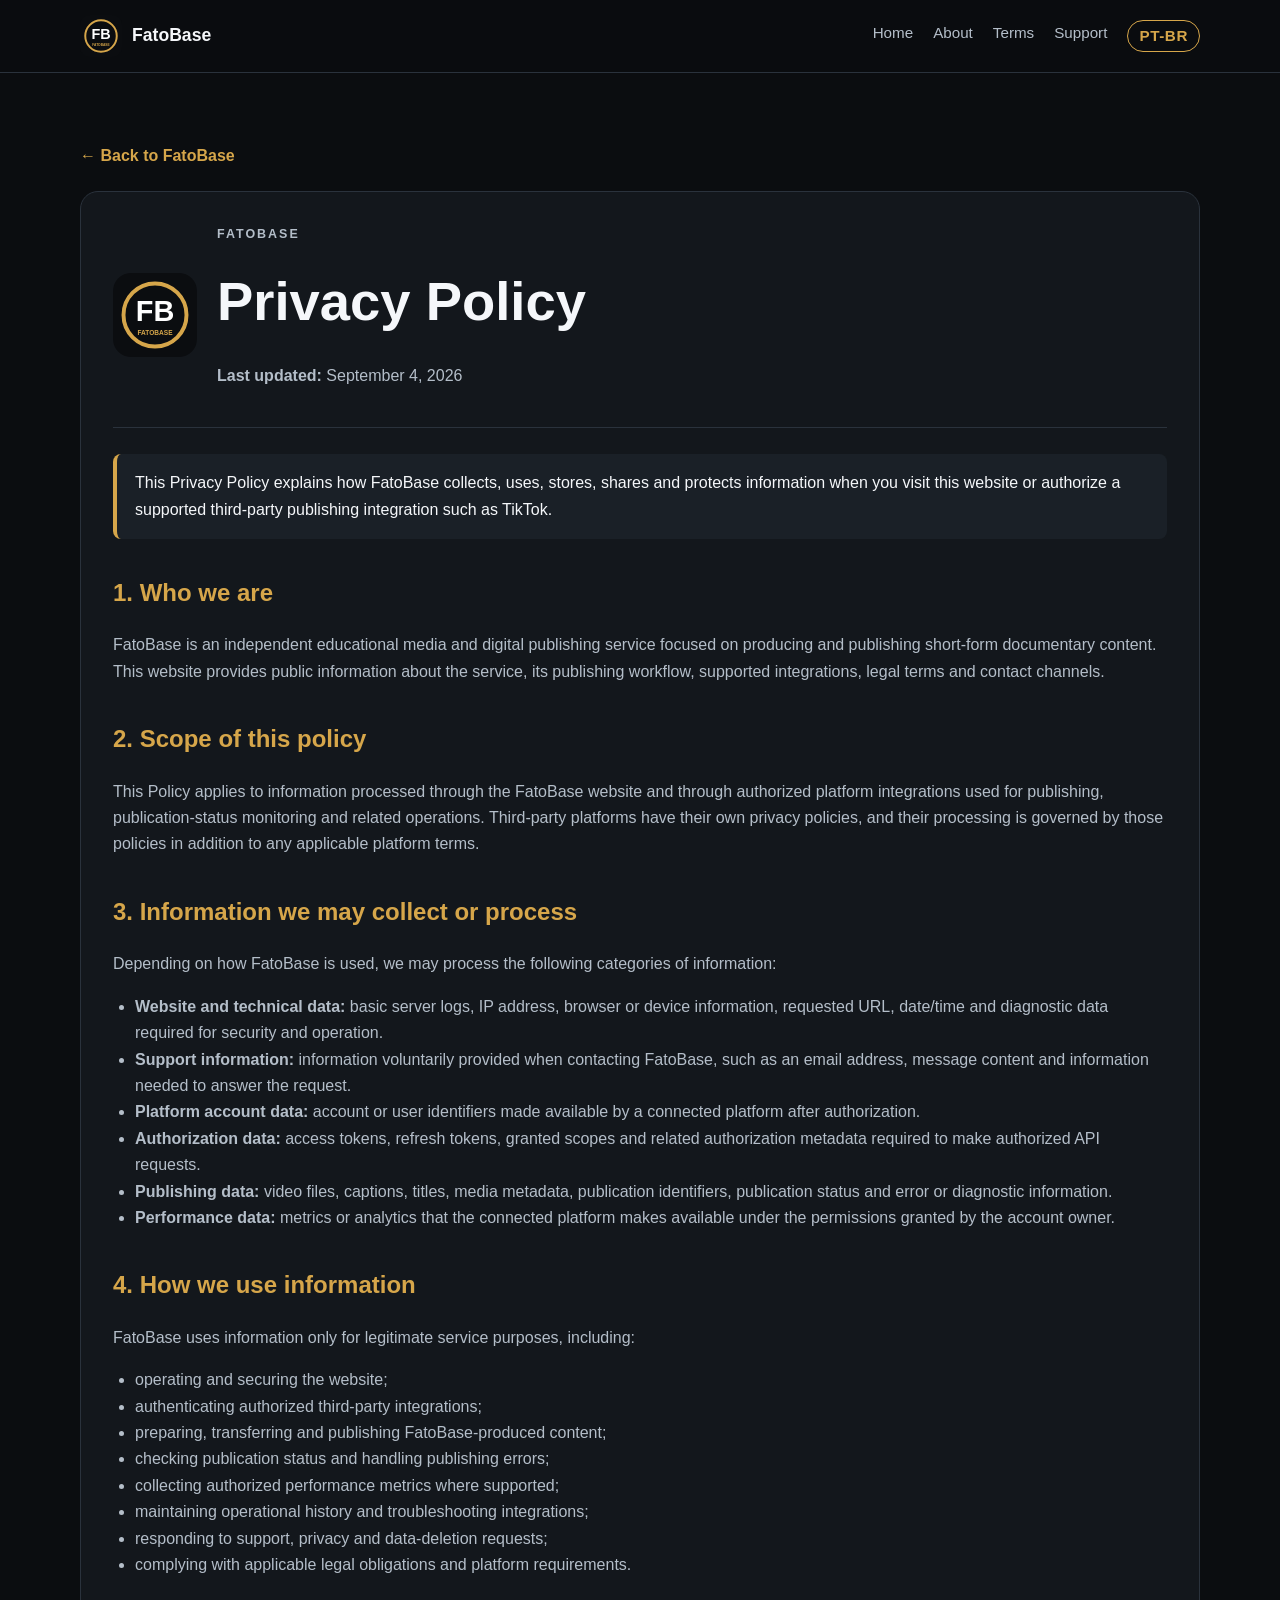
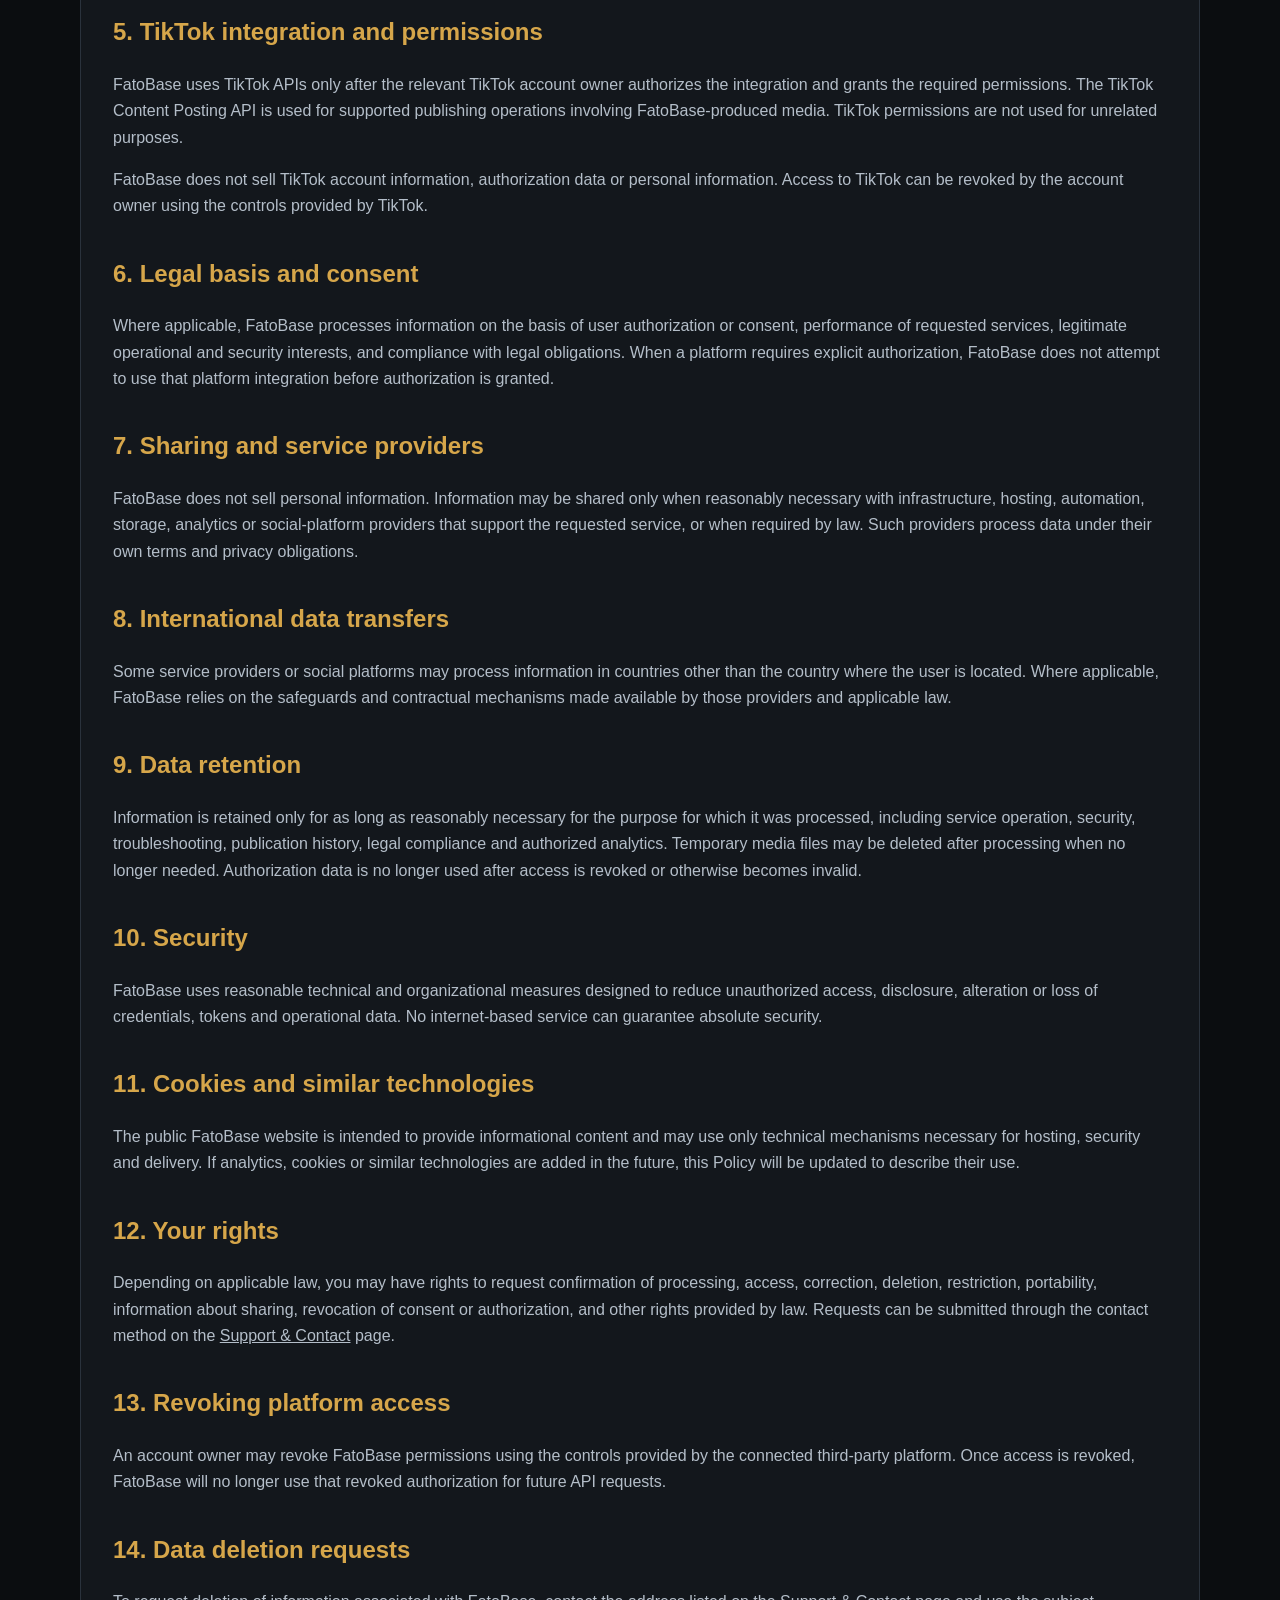
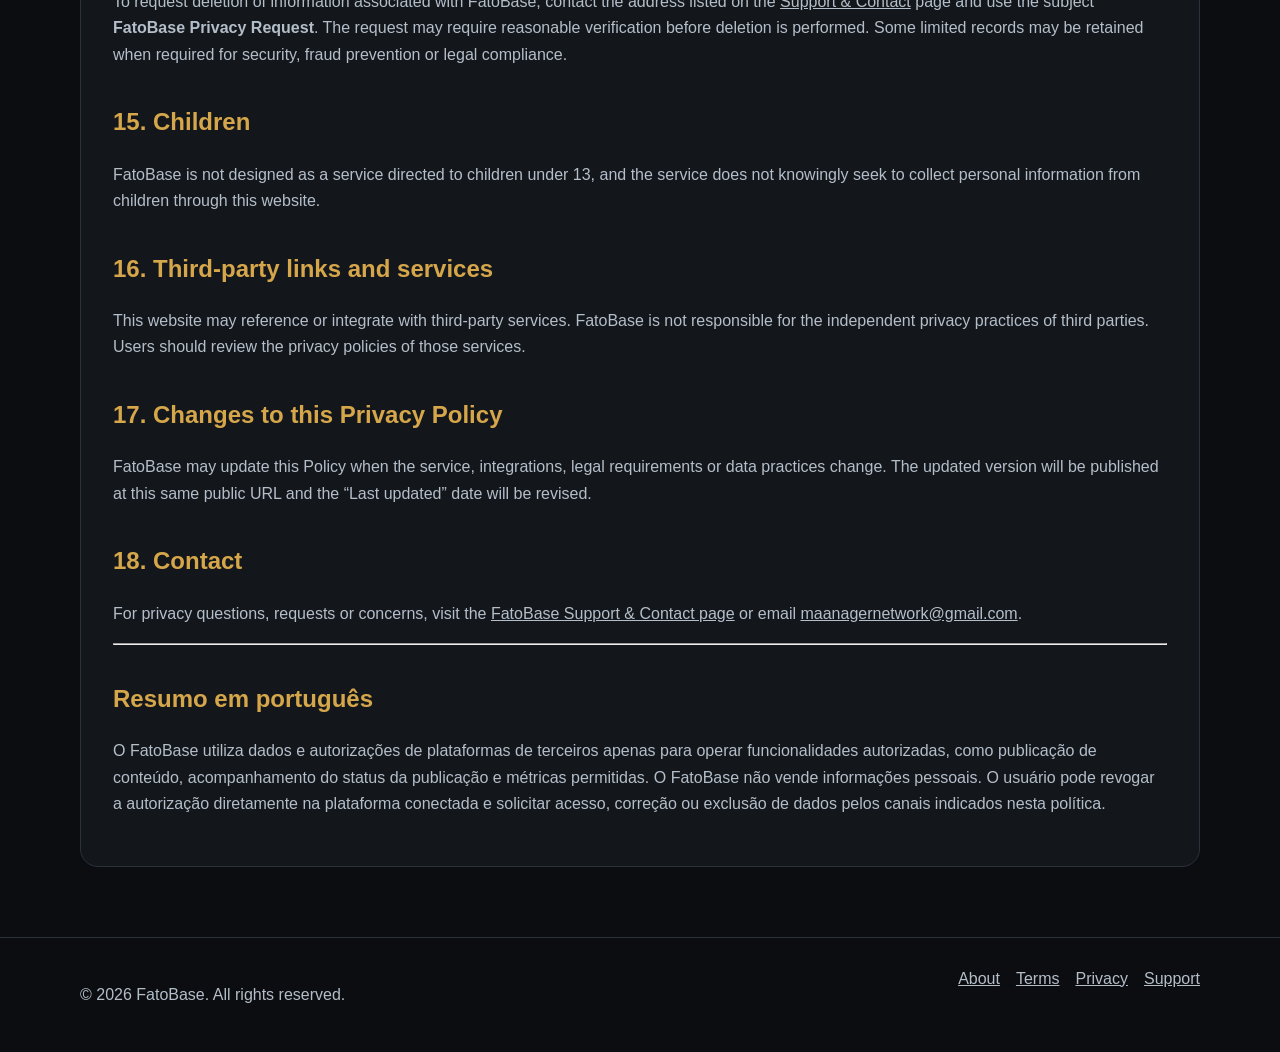
<file: privacy.html>
<!DOCTYPE html>
<html lang="en">
<head>
  <meta charset="UTF-8">
  <meta name="viewport" content="width=device-width, initial-scale=1.0">
  <meta name="description" content="FatoBase Privacy Policy describing data collection, TikTok integration, retention, security and user rights.">
  <title>Privacy Policy | FatoBase</title>
  <link rel="icon" type="image/svg+xml" href="favicon.svg">
  <link rel="stylesheet" href="style.css">
</head>
<body>
<header class="site-header"><div class="container nav-wrap"><a class="brand" href="index.html" aria-label="FatoBase home"><img class="brand-logo" src="favicon.svg" alt="FatoBase app icon"><span>FatoBase</span></a><nav><a href="index.html">Home</a><a href="about.html">About</a><a href="terms.html">Terms</a><a href="support.html">Support</a><a class="lang-switch" href="privacy-pt.html" aria-label="Mudar para português">PT-BR</a></nav></div></header>
<main class="content-page"><div class="container"><a class="back-link" href="index.html">← Back to FatoBase</a><article class="page-card">
<div class="legal-hero"><img class="legal-logo" src="favicon.svg" alt="FatoBase app icon"><div><p class="eyebrow">FATOBASE</p><h1>Privacy Policy</h1><p><strong>Last updated:</strong> September 4, 2026</p></div></div>
<div class="notice">This Privacy Policy explains how FatoBase collects, uses, stores, shares and protects information when you visit this website or authorize a supported third-party publishing integration such as TikTok.</div>

<h2>1. Who we are</h2>
<p>FatoBase is an independent educational media and digital publishing service focused on producing and publishing short-form documentary content. This website provides public information about the service, its publishing workflow, supported integrations, legal terms and contact channels.</p>

<h2>2. Scope of this policy</h2>
<p>This Policy applies to information processed through the FatoBase website and through authorized platform integrations used for publishing, publication-status monitoring and related operations. Third-party platforms have their own privacy policies, and their processing is governed by those policies in addition to any applicable platform terms.</p>

<h2>3. Information we may collect or process</h2>
<p>Depending on how FatoBase is used, we may process the following categories of information:</p>
<ul>
<li><strong>Website and technical data:</strong> basic server logs, IP address, browser or device information, requested URL, date/time and diagnostic data required for security and operation.</li>
<li><strong>Support information:</strong> information voluntarily provided when contacting FatoBase, such as an email address, message content and information needed to answer the request.</li>
<li><strong>Platform account data:</strong> account or user identifiers made available by a connected platform after authorization.</li>
<li><strong>Authorization data:</strong> access tokens, refresh tokens, granted scopes and related authorization metadata required to make authorized API requests.</li>
<li><strong>Publishing data:</strong> video files, captions, titles, media metadata, publication identifiers, publication status and error or diagnostic information.</li>
<li><strong>Performance data:</strong> metrics or analytics that the connected platform makes available under the permissions granted by the account owner.</li>
</ul>

<h2>4. How we use information</h2>
<p>FatoBase uses information only for legitimate service purposes, including:</p>
<ul>
<li>operating and securing the website;</li>
<li>authenticating authorized third-party integrations;</li>
<li>preparing, transferring and publishing FatoBase-produced content;</li>
<li>checking publication status and handling publishing errors;</li>
<li>collecting authorized performance metrics where supported;</li>
<li>maintaining operational history and troubleshooting integrations;</li>
<li>responding to support, privacy and data-deletion requests;</li>
<li>complying with applicable legal obligations and platform requirements.</li>
</ul>

<h2>5. TikTok integration and permissions</h2>
<p>FatoBase uses TikTok APIs only after the relevant TikTok account owner authorizes the integration and grants the required permissions. The TikTok Content Posting API is used for supported publishing operations involving FatoBase-produced media. TikTok permissions are not used for unrelated purposes.</p>
<p>FatoBase does not sell TikTok account information, authorization data or personal information. Access to TikTok can be revoked by the account owner using the controls provided by TikTok.</p>

<h2>6. Legal basis and consent</h2>
<p>Where applicable, FatoBase processes information on the basis of user authorization or consent, performance of requested services, legitimate operational and security interests, and compliance with legal obligations. When a platform requires explicit authorization, FatoBase does not attempt to use that platform integration before authorization is granted.</p>

<h2>7. Sharing and service providers</h2>
<p>FatoBase does not sell personal information. Information may be shared only when reasonably necessary with infrastructure, hosting, automation, storage, analytics or social-platform providers that support the requested service, or when required by law. Such providers process data under their own terms and privacy obligations.</p>

<h2>8. International data transfers</h2>
<p>Some service providers or social platforms may process information in countries other than the country where the user is located. Where applicable, FatoBase relies on the safeguards and contractual mechanisms made available by those providers and applicable law.</p>

<h2>9. Data retention</h2>
<p>Information is retained only for as long as reasonably necessary for the purpose for which it was processed, including service operation, security, troubleshooting, publication history, legal compliance and authorized analytics. Temporary media files may be deleted after processing when no longer needed. Authorization data is no longer used after access is revoked or otherwise becomes invalid.</p>

<h2>10. Security</h2>
<p>FatoBase uses reasonable technical and organizational measures designed to reduce unauthorized access, disclosure, alteration or loss of credentials, tokens and operational data. No internet-based service can guarantee absolute security.</p>

<h2>11. Cookies and similar technologies</h2>
<p>The public FatoBase website is intended to provide informational content and may use only technical mechanisms necessary for hosting, security and delivery. If analytics, cookies or similar technologies are added in the future, this Policy will be updated to describe their use.</p>

<h2>12. Your rights</h2>
<p>Depending on applicable law, you may have rights to request confirmation of processing, access, correction, deletion, restriction, portability, information about sharing, revocation of consent or authorization, and other rights provided by law. Requests can be submitted through the contact method on the <a href="support.html">Support & Contact</a> page.</p>

<h2>13. Revoking platform access</h2>
<p>An account owner may revoke FatoBase permissions using the controls provided by the connected third-party platform. Once access is revoked, FatoBase will no longer use that revoked authorization for future API requests.</p>

<h2>14. Data deletion requests</h2>
<p>To request deletion of information associated with FatoBase, contact the address listed on the <a href="support.html">Support & Contact</a> page and use the subject <strong>FatoBase Privacy Request</strong>. The request may require reasonable verification before deletion is performed. Some limited records may be retained when required for security, fraud prevention or legal compliance.</p>

<h2>15. Children</h2>
<p>FatoBase is not designed as a service directed to children under 13, and the service does not knowingly seek to collect personal information from children through this website.</p>

<h2>16. Third-party links and services</h2>
<p>This website may reference or integrate with third-party services. FatoBase is not responsible for the independent privacy practices of third parties. Users should review the privacy policies of those services.</p>

<h2>17. Changes to this Privacy Policy</h2>
<p>FatoBase may update this Policy when the service, integrations, legal requirements or data practices change. The updated version will be published at this same public URL and the “Last updated” date will be revised.</p>

<h2>18. Contact</h2>
<p>For privacy questions, requests or concerns, visit the <a href="support.html">FatoBase Support & Contact page</a> or email <a href="mailto:maanagernetwork@gmail.com">maanagernetwork@gmail.com</a>.</p>

<hr>
<h2>Resumo em português</h2>
<p>O FatoBase utiliza dados e autorizações de plataformas de terceiros apenas para operar funcionalidades autorizadas, como publicação de conteúdo, acompanhamento do status da publicação e métricas permitidas. O FatoBase não vende informações pessoais. O usuário pode revogar a autorização diretamente na plataforma conectada e solicitar acesso, correção ou exclusão de dados pelos canais indicados nesta política.</p>
</article></div></main>
<footer><div class="container footer-grid"><p>© 2026 FatoBase. All rights reserved.</p><div><a href="about.html">About</a><a href="terms.html">Terms</a><a href="privacy.html">Privacy</a><a href="support.html">Support</a></div></div></footer>
</body></html>
</file>
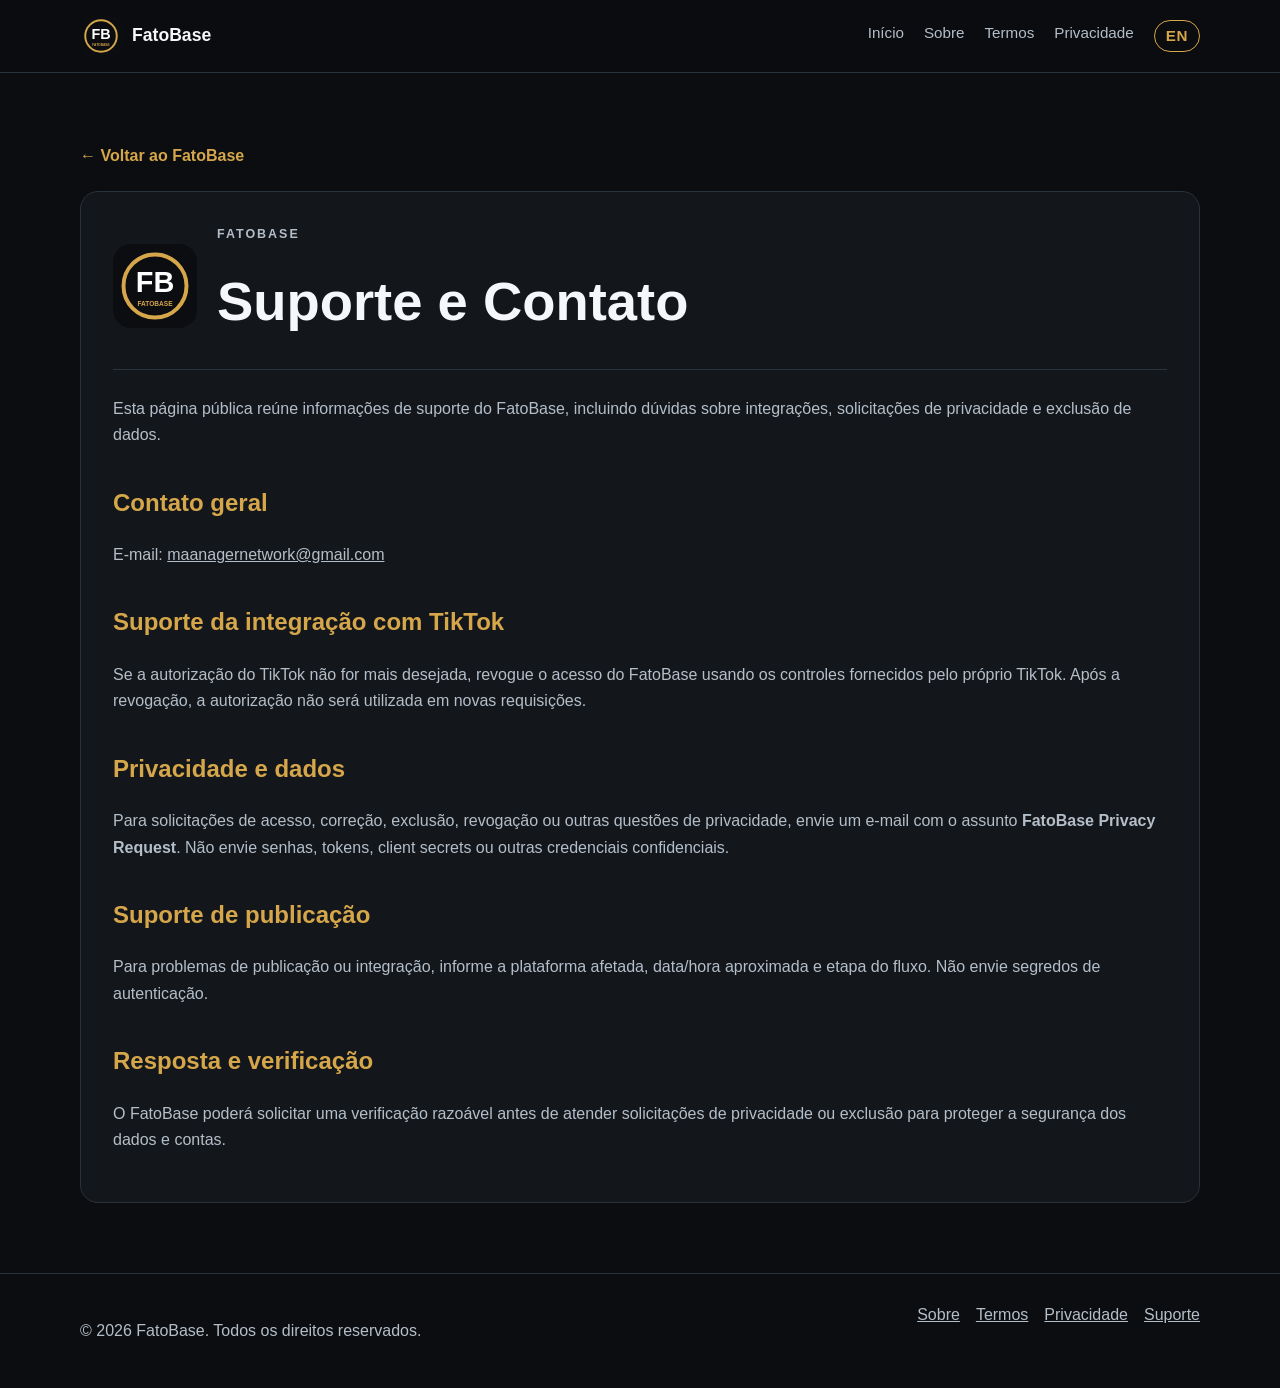
<file: support-pt.html>
<!DOCTYPE html>
<html lang="pt-BR"><head><meta charset="UTF-8"><meta name="viewport" content="width=device-width, initial-scale=1.0"><meta name="description" content="Suporte, contato e solicitações de privacidade do FatoBase."><title>Suporte e Contato | FatoBase</title><link rel="icon" type="image/svg+xml" href="favicon.svg"><link rel="stylesheet" href="style.css"></head><body>
<header class="site-header"><div class="container nav-wrap"><a class="brand" href="index-pt.html"><img class="brand-logo" src="favicon.svg" alt="Ícone do FatoBase"><span>FatoBase</span></a><nav><a href="index-pt.html">Início</a><a href="about-pt.html">Sobre</a><a href="terms-pt.html">Termos</a><a href="privacy-pt.html">Privacidade</a><a class="lang-switch" href="support.html">EN</a></nav></div></header>
<main class="content-page"><div class="container"><a class="back-link" href="index-pt.html">← Voltar ao FatoBase</a><article class="page-card">
<div class="legal-hero"><img class="legal-logo" src="favicon.svg" alt="Ícone do FatoBase"><div><p class="eyebrow">FATOBASE</p><h1>Suporte e Contato</h1></div></div>
<p>Esta página pública reúne informações de suporte do FatoBase, incluindo dúvidas sobre integrações, solicitações de privacidade e exclusão de dados.</p>
<h2>Contato geral</h2><p>E-mail: <a href="mailto:maanagernetwork@gmail.com">maanagernetwork@gmail.com</a></p>
<h2>Suporte da integração com TikTok</h2><p>Se a autorização do TikTok não for mais desejada, revogue o acesso do FatoBase usando os controles fornecidos pelo próprio TikTok. Após a revogação, a autorização não será utilizada em novas requisições.</p>
<h2>Privacidade e dados</h2><p>Para solicitações de acesso, correção, exclusão, revogação ou outras questões de privacidade, envie um e-mail com o assunto <strong>FatoBase Privacy Request</strong>. Não envie senhas, tokens, client secrets ou outras credenciais confidenciais.</p>
<h2>Suporte de publicação</h2><p>Para problemas de publicação ou integração, informe a plataforma afetada, data/hora aproximada e etapa do fluxo. Não envie segredos de autenticação.</p>
<h2>Resposta e verificação</h2><p>O FatoBase poderá solicitar uma verificação razoável antes de atender solicitações de privacidade ou exclusão para proteger a segurança dos dados e contas.</p>
</article></div></main>
<footer><div class="container footer-grid"><p>© 2026 FatoBase. Todos os direitos reservados.</p><div><a href="about-pt.html">Sobre</a><a href="terms-pt.html">Termos</a><a href="privacy-pt.html">Privacidade</a><a href="support-pt.html">Suporte</a></div></div></footer>
</body></html>
</file>
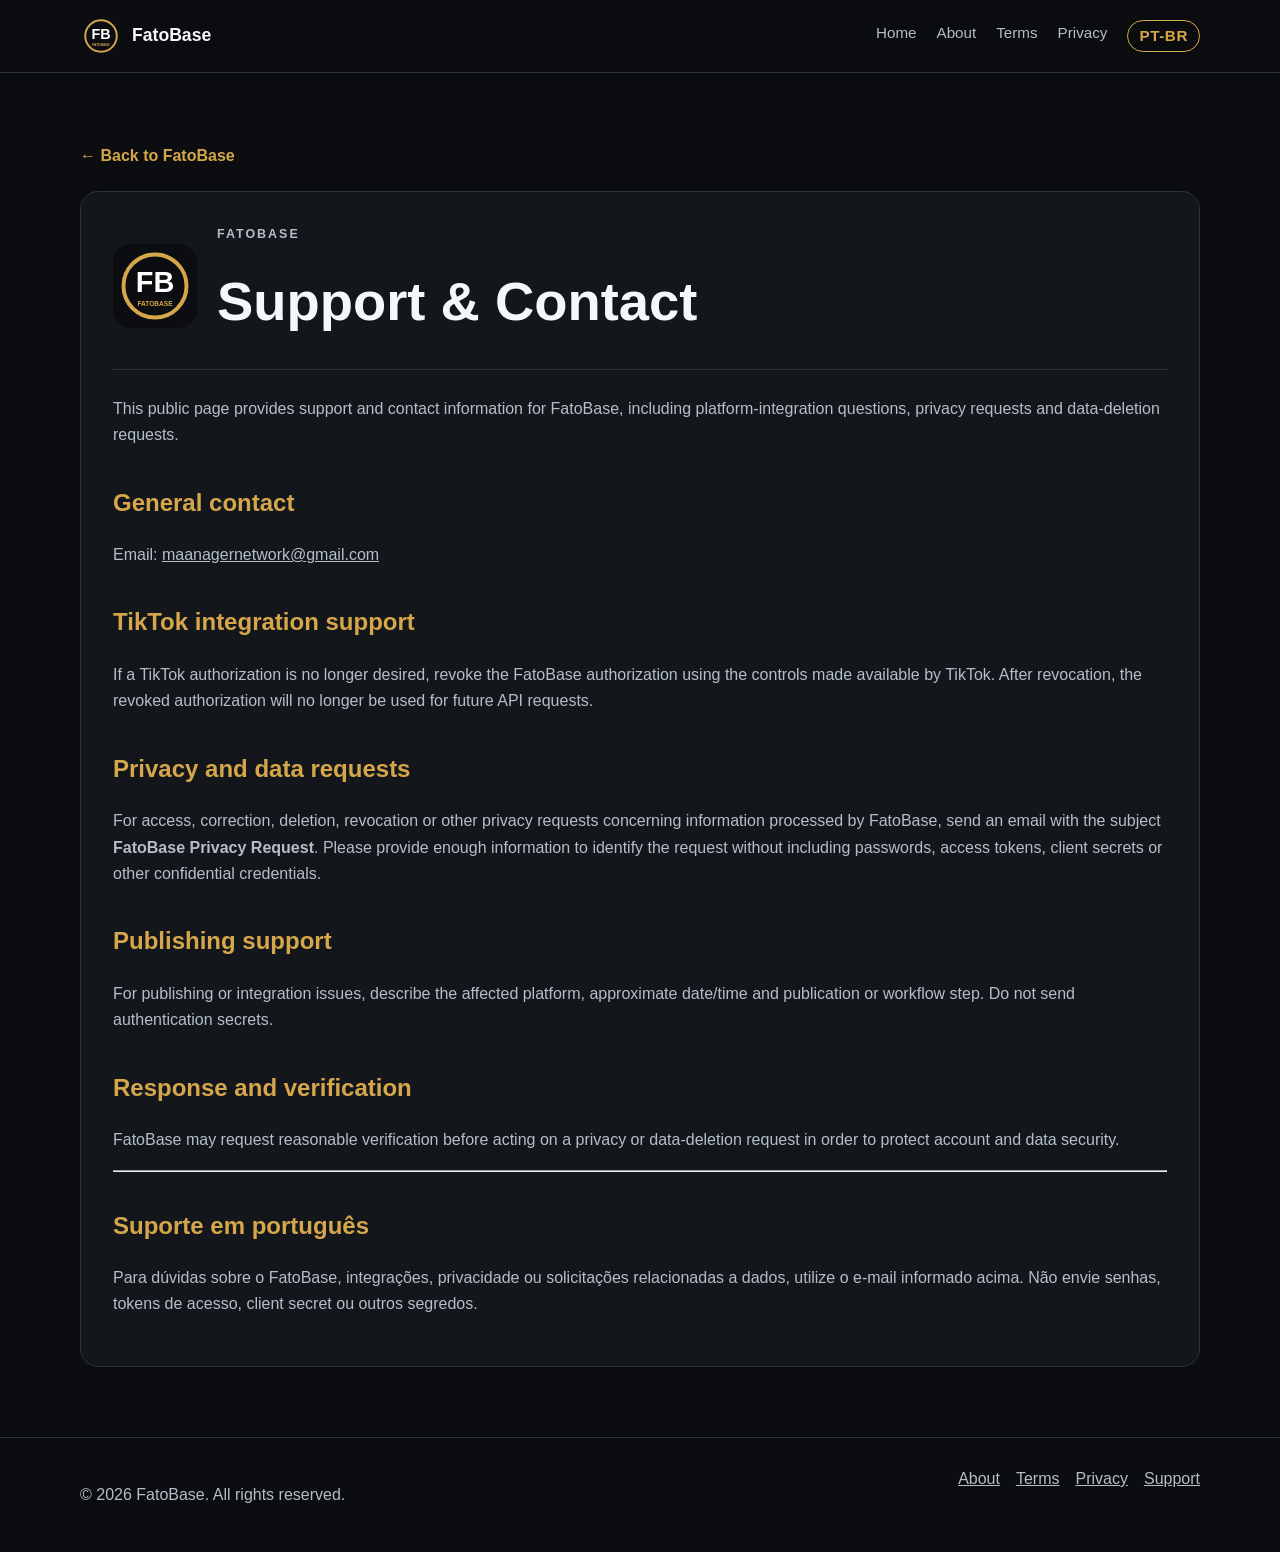
<file: support.html>
<!DOCTYPE html>
<html lang="en">
<head>
  <meta charset="UTF-8">
  <meta name="viewport" content="width=device-width, initial-scale=1.0">
  <meta name="description" content="FatoBase support, privacy request and contact information.">
  <title>Support & Contact | FatoBase</title>
  <link rel="icon" type="image/svg+xml" href="favicon.svg">
  <link rel="stylesheet" href="style.css">
</head>
<body>
<header class="site-header"><div class="container nav-wrap"><a class="brand" href="index.html" aria-label="FatoBase home"><img class="brand-logo" src="favicon.svg" alt="FatoBase app icon"><span>FatoBase</span></a><nav><a href="index.html">Home</a><a href="about.html">About</a><a href="terms.html">Terms</a><a href="privacy.html">Privacy</a><a class="lang-switch" href="support-pt.html" aria-label="Mudar para português">PT-BR</a></nav></div></header>
<main class="content-page"><div class="container"><a class="back-link" href="index.html">← Back to FatoBase</a><article class="page-card">
<div class="legal-hero"><img class="legal-logo" src="favicon.svg" alt="FatoBase app icon"><div><p class="eyebrow">FATOBASE</p><h1>Support & Contact</h1></div></div>
<p>This public page provides support and contact information for FatoBase, including platform-integration questions, privacy requests and data-deletion requests.</p>
<h2>General contact</h2><p>Email: <a href="mailto:maanagernetwork@gmail.com">maanagernetwork@gmail.com</a></p>
<h2>TikTok integration support</h2><p>If a TikTok authorization is no longer desired, revoke the FatoBase authorization using the controls made available by TikTok. After revocation, the revoked authorization will no longer be used for future API requests.</p>
<h2>Privacy and data requests</h2><p>For access, correction, deletion, revocation or other privacy requests concerning information processed by FatoBase, send an email with the subject <strong>FatoBase Privacy Request</strong>. Please provide enough information to identify the request without including passwords, access tokens, client secrets or other confidential credentials.</p>
<h2>Publishing support</h2><p>For publishing or integration issues, describe the affected platform, approximate date/time and publication or workflow step. Do not send authentication secrets.</p>
<h2>Response and verification</h2><p>FatoBase may request reasonable verification before acting on a privacy or data-deletion request in order to protect account and data security.</p>
<hr><h2>Suporte em português</h2><p>Para dúvidas sobre o FatoBase, integrações, privacidade ou solicitações relacionadas a dados, utilize o e-mail informado acima. Não envie senhas, tokens de acesso, client secret ou outros segredos.</p>
</article></div></main>
<footer><div class="container footer-grid"><p>© 2026 FatoBase. All rights reserved.</p><div><a href="about.html">About</a><a href="terms.html">Terms</a><a href="privacy.html">Privacy</a><a href="support.html">Support</a></div></div></footer>
</body></html>
</file>
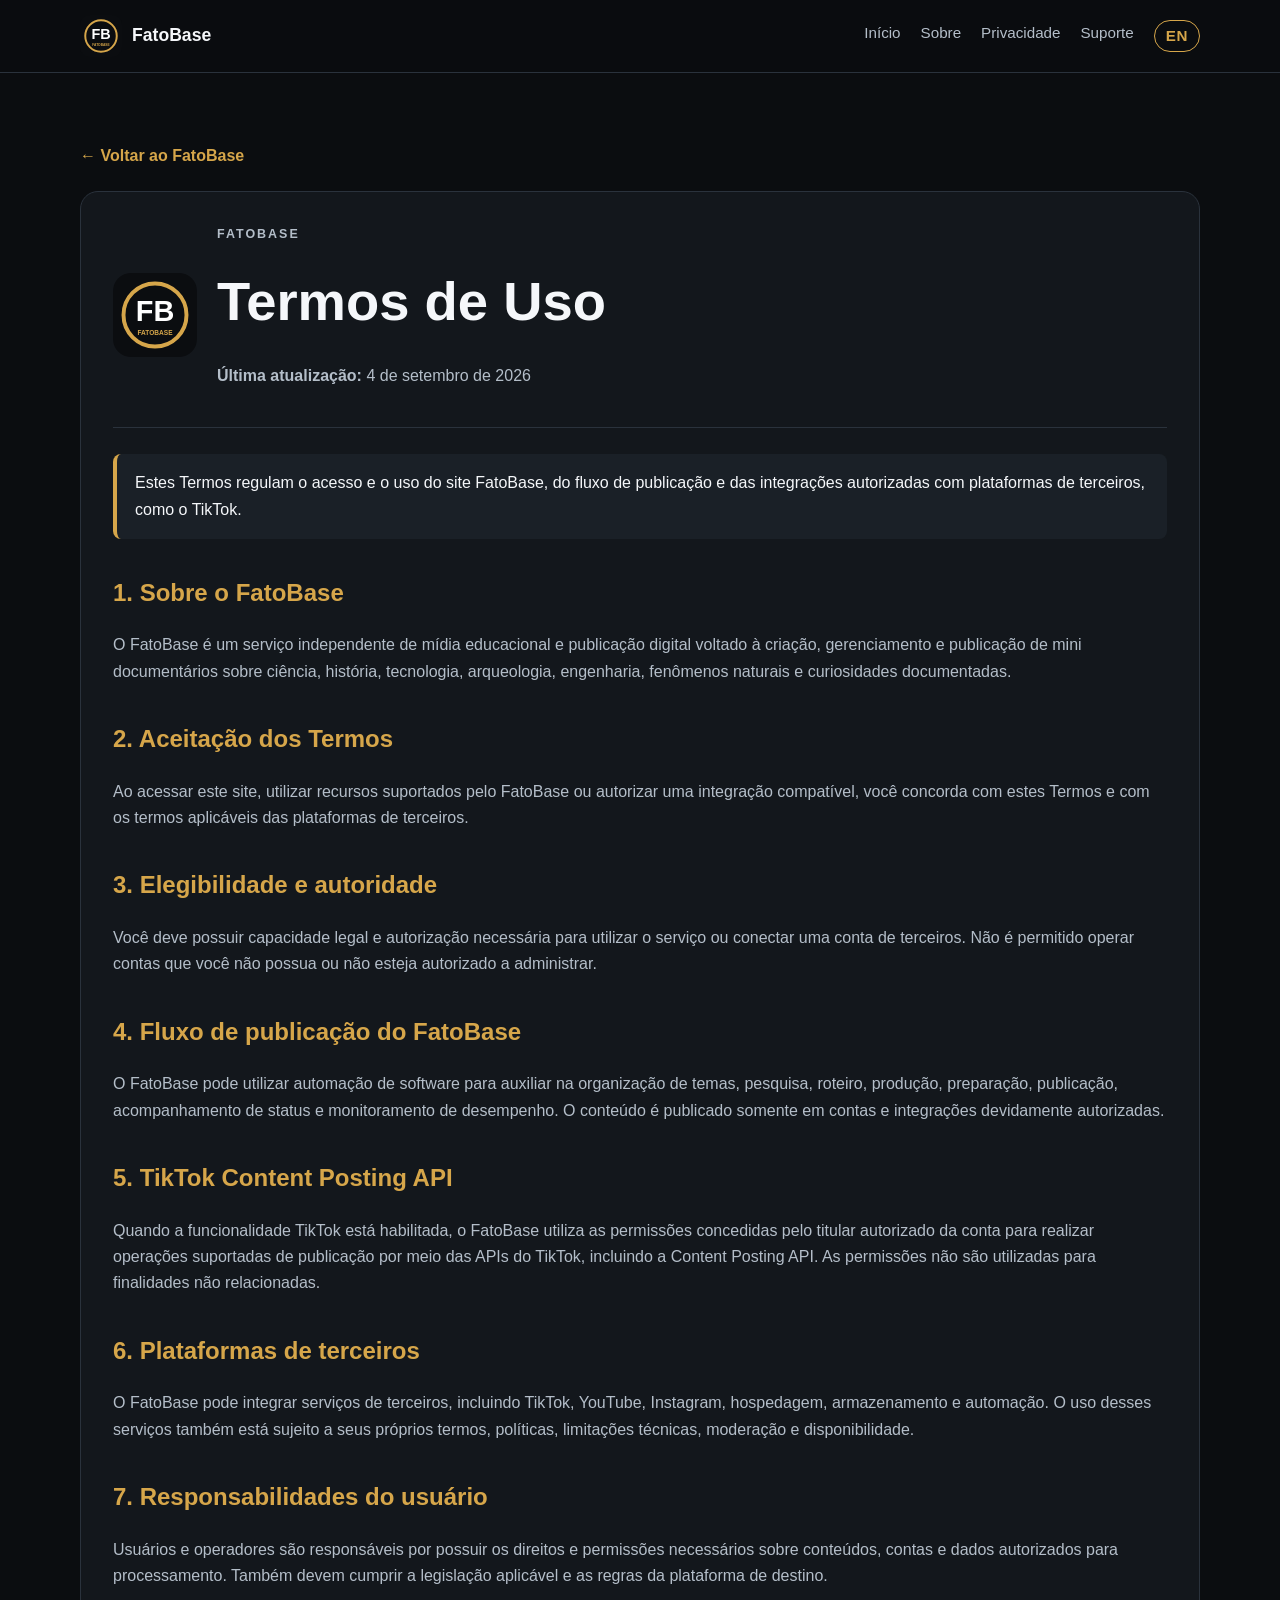
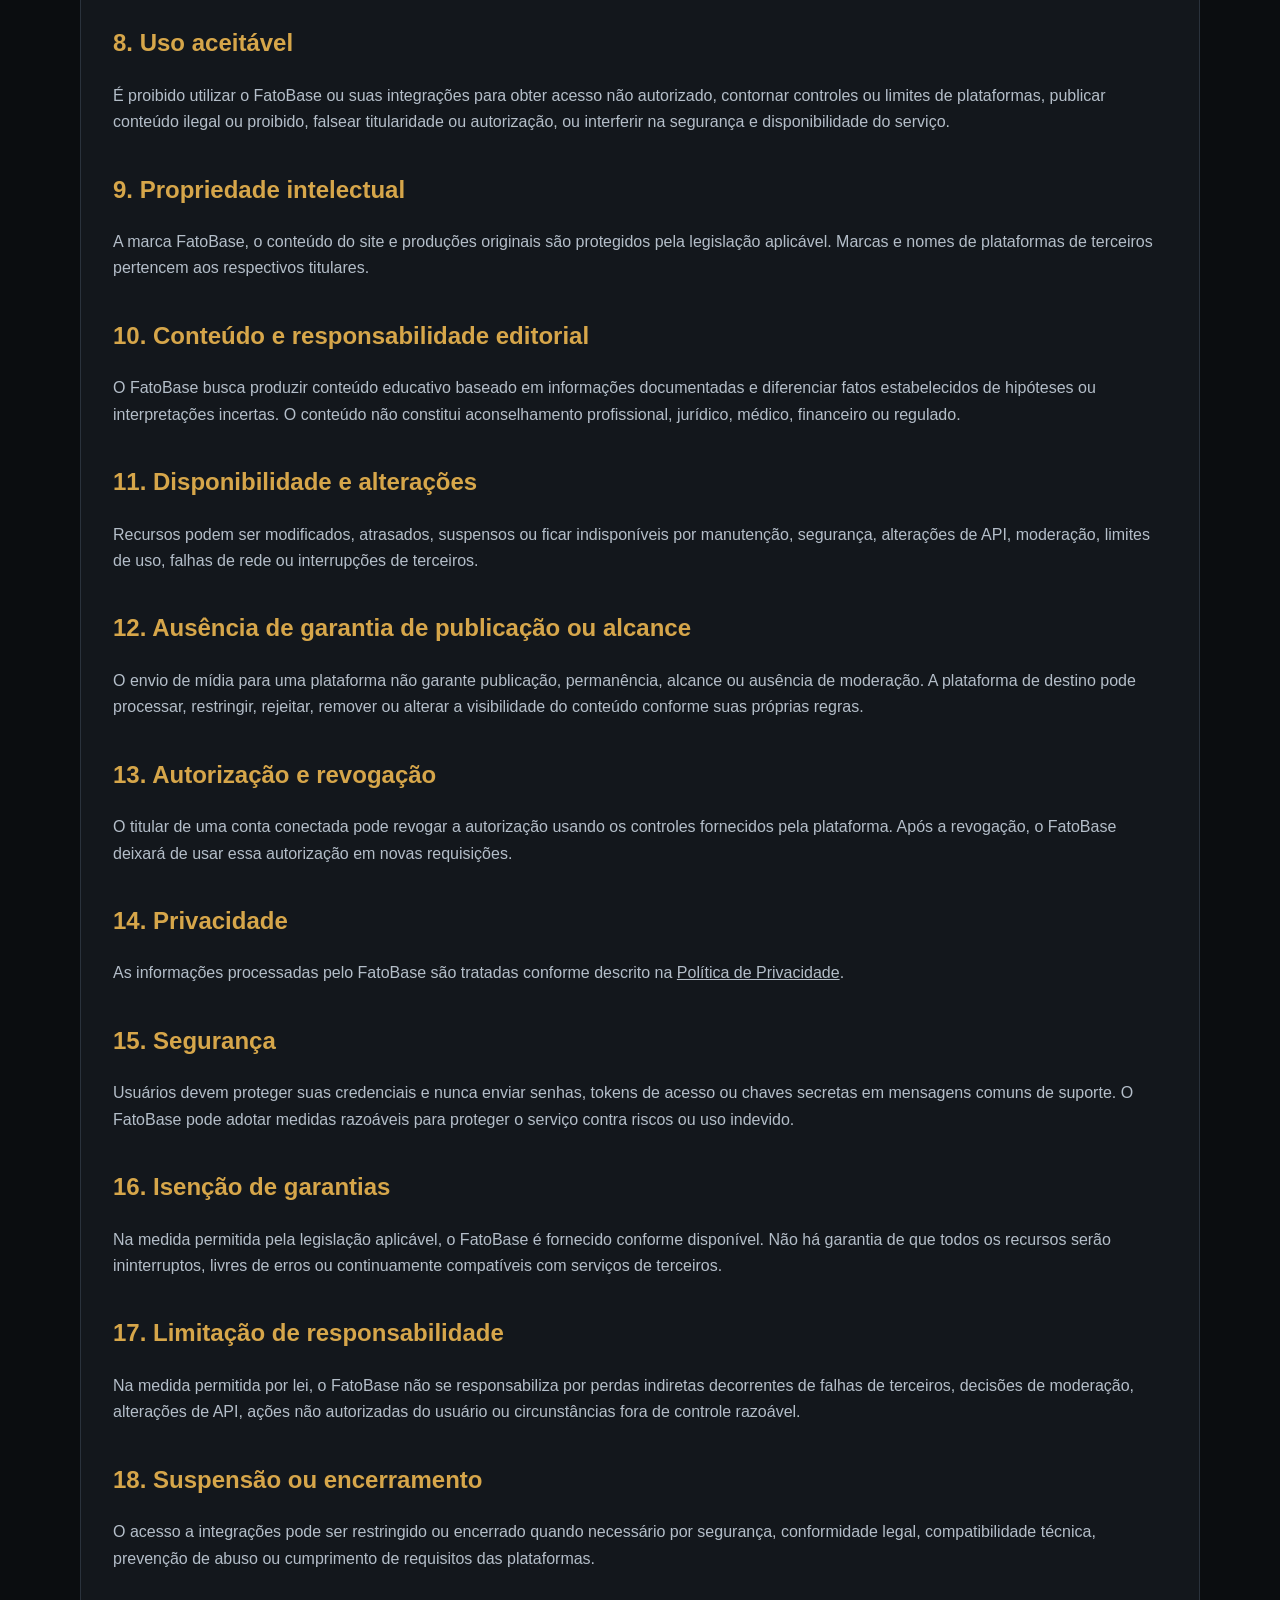
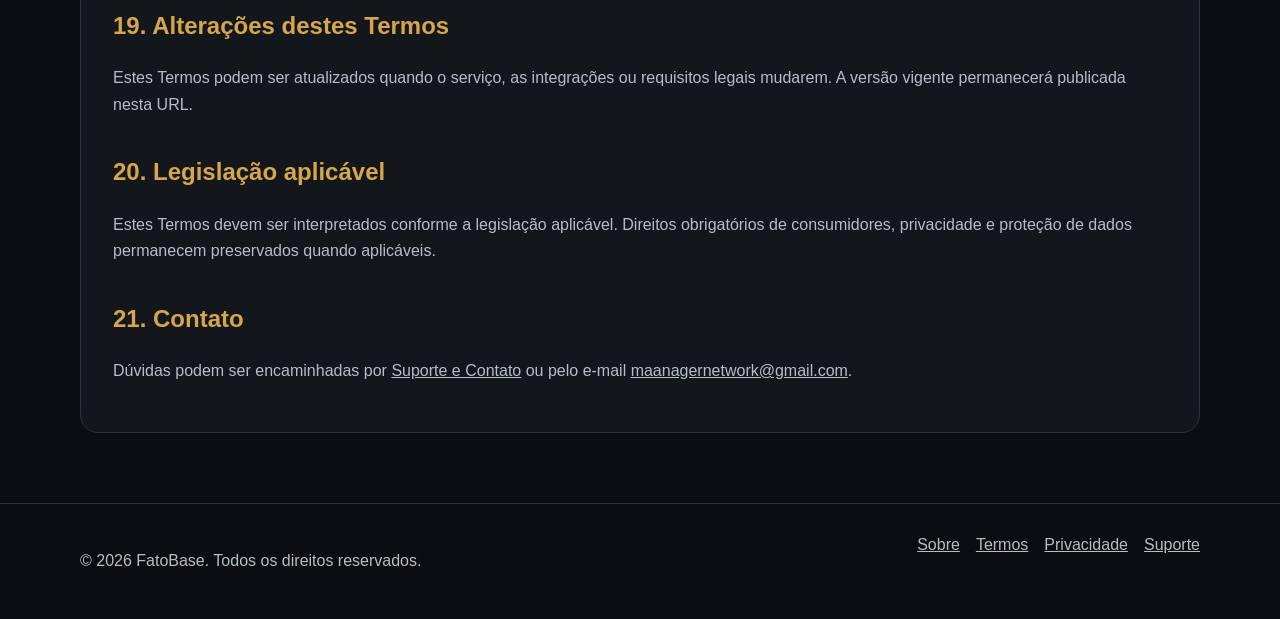
<file: terms-pt.html>
<!DOCTYPE html>
<html lang="pt-BR"><head>
<meta charset="UTF-8"><meta name="viewport" content="width=device-width, initial-scale=1.0">
<meta name="description" content="Termos de Uso do FatoBase para o serviço de mídia educacional e integrações autorizadas de publicação.">
<title>Termos de Uso | FatoBase</title><link rel="icon" type="image/svg+xml" href="favicon.svg"><link rel="stylesheet" href="style.css">
</head><body>
<header class="site-header"><div class="container nav-wrap"><a class="brand" href="index-pt.html"><img class="brand-logo" src="favicon.svg" alt="Ícone do FatoBase"><span>FatoBase</span></a><nav><a href="index-pt.html">Início</a><a href="about-pt.html">Sobre</a><a href="privacy-pt.html">Privacidade</a><a href="support-pt.html">Suporte</a><a class="lang-switch" href="terms.html" aria-label="Switch to English">EN</a></nav></div></header>
<main class="content-page"><div class="container"><a class="back-link" href="index-pt.html">← Voltar ao FatoBase</a><article class="page-card">
<div class="legal-hero"><img class="legal-logo" src="favicon.svg" alt="Ícone do FatoBase"><div><p class="eyebrow">FATOBASE</p><h1>Termos de Uso</h1><p><strong>Última atualização:</strong> 4 de setembro de 2026</p></div></div>
<div class="notice">Estes Termos regulam o acesso e o uso do site FatoBase, do fluxo de publicação e das integrações autorizadas com plataformas de terceiros, como o TikTok.</div>

<h2>1. Sobre o FatoBase</h2><p>O FatoBase é um serviço independente de mídia educacional e publicação digital voltado à criação, gerenciamento e publicação de mini documentários sobre ciência, história, tecnologia, arqueologia, engenharia, fenômenos naturais e curiosidades documentadas.</p>
<h2>2. Aceitação dos Termos</h2><p>Ao acessar este site, utilizar recursos suportados pelo FatoBase ou autorizar uma integração compatível, você concorda com estes Termos e com os termos aplicáveis das plataformas de terceiros.</p>
<h2>3. Elegibilidade e autoridade</h2><p>Você deve possuir capacidade legal e autorização necessária para utilizar o serviço ou conectar uma conta de terceiros. Não é permitido operar contas que você não possua ou não esteja autorizado a administrar.</p>
<h2>4. Fluxo de publicação do FatoBase</h2><p>O FatoBase pode utilizar automação de software para auxiliar na organização de temas, pesquisa, roteiro, produção, preparação, publicação, acompanhamento de status e monitoramento de desempenho. O conteúdo é publicado somente em contas e integrações devidamente autorizadas.</p>
<h2>5. TikTok Content Posting API</h2><p>Quando a funcionalidade TikTok está habilitada, o FatoBase utiliza as permissões concedidas pelo titular autorizado da conta para realizar operações suportadas de publicação por meio das APIs do TikTok, incluindo a Content Posting API. As permissões não são utilizadas para finalidades não relacionadas.</p>
<h2>6. Plataformas de terceiros</h2><p>O FatoBase pode integrar serviços de terceiros, incluindo TikTok, YouTube, Instagram, hospedagem, armazenamento e automação. O uso desses serviços também está sujeito a seus próprios termos, políticas, limitações técnicas, moderação e disponibilidade.</p>
<h2>7. Responsabilidades do usuário</h2><p>Usuários e operadores são responsáveis por possuir os direitos e permissões necessários sobre conteúdos, contas e dados autorizados para processamento. Também devem cumprir a legislação aplicável e as regras da plataforma de destino.</p>
<h2>8. Uso aceitável</h2><p>É proibido utilizar o FatoBase ou suas integrações para obter acesso não autorizado, contornar controles ou limites de plataformas, publicar conteúdo ilegal ou proibido, falsear titularidade ou autorização, ou interferir na segurança e disponibilidade do serviço.</p>
<h2>9. Propriedade intelectual</h2><p>A marca FatoBase, o conteúdo do site e produções originais são protegidos pela legislação aplicável. Marcas e nomes de plataformas de terceiros pertencem aos respectivos titulares.</p>
<h2>10. Conteúdo e responsabilidade editorial</h2><p>O FatoBase busca produzir conteúdo educativo baseado em informações documentadas e diferenciar fatos estabelecidos de hipóteses ou interpretações incertas. O conteúdo não constitui aconselhamento profissional, jurídico, médico, financeiro ou regulado.</p>
<h2>11. Disponibilidade e alterações</h2><p>Recursos podem ser modificados, atrasados, suspensos ou ficar indisponíveis por manutenção, segurança, alterações de API, moderação, limites de uso, falhas de rede ou interrupções de terceiros.</p>
<h2>12. Ausência de garantia de publicação ou alcance</h2><p>O envio de mídia para uma plataforma não garante publicação, permanência, alcance ou ausência de moderação. A plataforma de destino pode processar, restringir, rejeitar, remover ou alterar a visibilidade do conteúdo conforme suas próprias regras.</p>
<h2>13. Autorização e revogação</h2><p>O titular de uma conta conectada pode revogar a autorização usando os controles fornecidos pela plataforma. Após a revogação, o FatoBase deixará de usar essa autorização em novas requisições.</p>
<h2>14. Privacidade</h2><p>As informações processadas pelo FatoBase são tratadas conforme descrito na <a href="privacy-pt.html">Política de Privacidade</a>.</p>
<h2>15. Segurança</h2><p>Usuários devem proteger suas credenciais e nunca enviar senhas, tokens de acesso ou chaves secretas em mensagens comuns de suporte. O FatoBase pode adotar medidas razoáveis para proteger o serviço contra riscos ou uso indevido.</p>
<h2>16. Isenção de garantias</h2><p>Na medida permitida pela legislação aplicável, o FatoBase é fornecido conforme disponível. Não há garantia de que todos os recursos serão ininterruptos, livres de erros ou continuamente compatíveis com serviços de terceiros.</p>
<h2>17. Limitação de responsabilidade</h2><p>Na medida permitida por lei, o FatoBase não se responsabiliza por perdas indiretas decorrentes de falhas de terceiros, decisões de moderação, alterações de API, ações não autorizadas do usuário ou circunstâncias fora de controle razoável.</p>
<h2>18. Suspensão ou encerramento</h2><p>O acesso a integrações pode ser restringido ou encerrado quando necessário por segurança, conformidade legal, compatibilidade técnica, prevenção de abuso ou cumprimento de requisitos das plataformas.</p>
<h2>19. Alterações destes Termos</h2><p>Estes Termos podem ser atualizados quando o serviço, as integrações ou requisitos legais mudarem. A versão vigente permanecerá publicada nesta URL.</p>
<h2>20. Legislação aplicável</h2><p>Estes Termos devem ser interpretados conforme a legislação aplicável. Direitos obrigatórios de consumidores, privacidade e proteção de dados permanecem preservados quando aplicáveis.</p>
<h2>21. Contato</h2><p>Dúvidas podem ser encaminhadas por <a href="support-pt.html">Suporte e Contato</a> ou pelo e-mail <a href="mailto:maanagernetwork@gmail.com">maanagernetwork@gmail.com</a>.</p>
</article></div></main>
<footer><div class="container footer-grid"><p>© 2026 FatoBase. Todos os direitos reservados.</p><div><a href="about-pt.html">Sobre</a><a href="terms-pt.html">Termos</a><a href="privacy-pt.html">Privacidade</a><a href="support-pt.html">Suporte</a></div></div></footer>
</body></html>
</file>
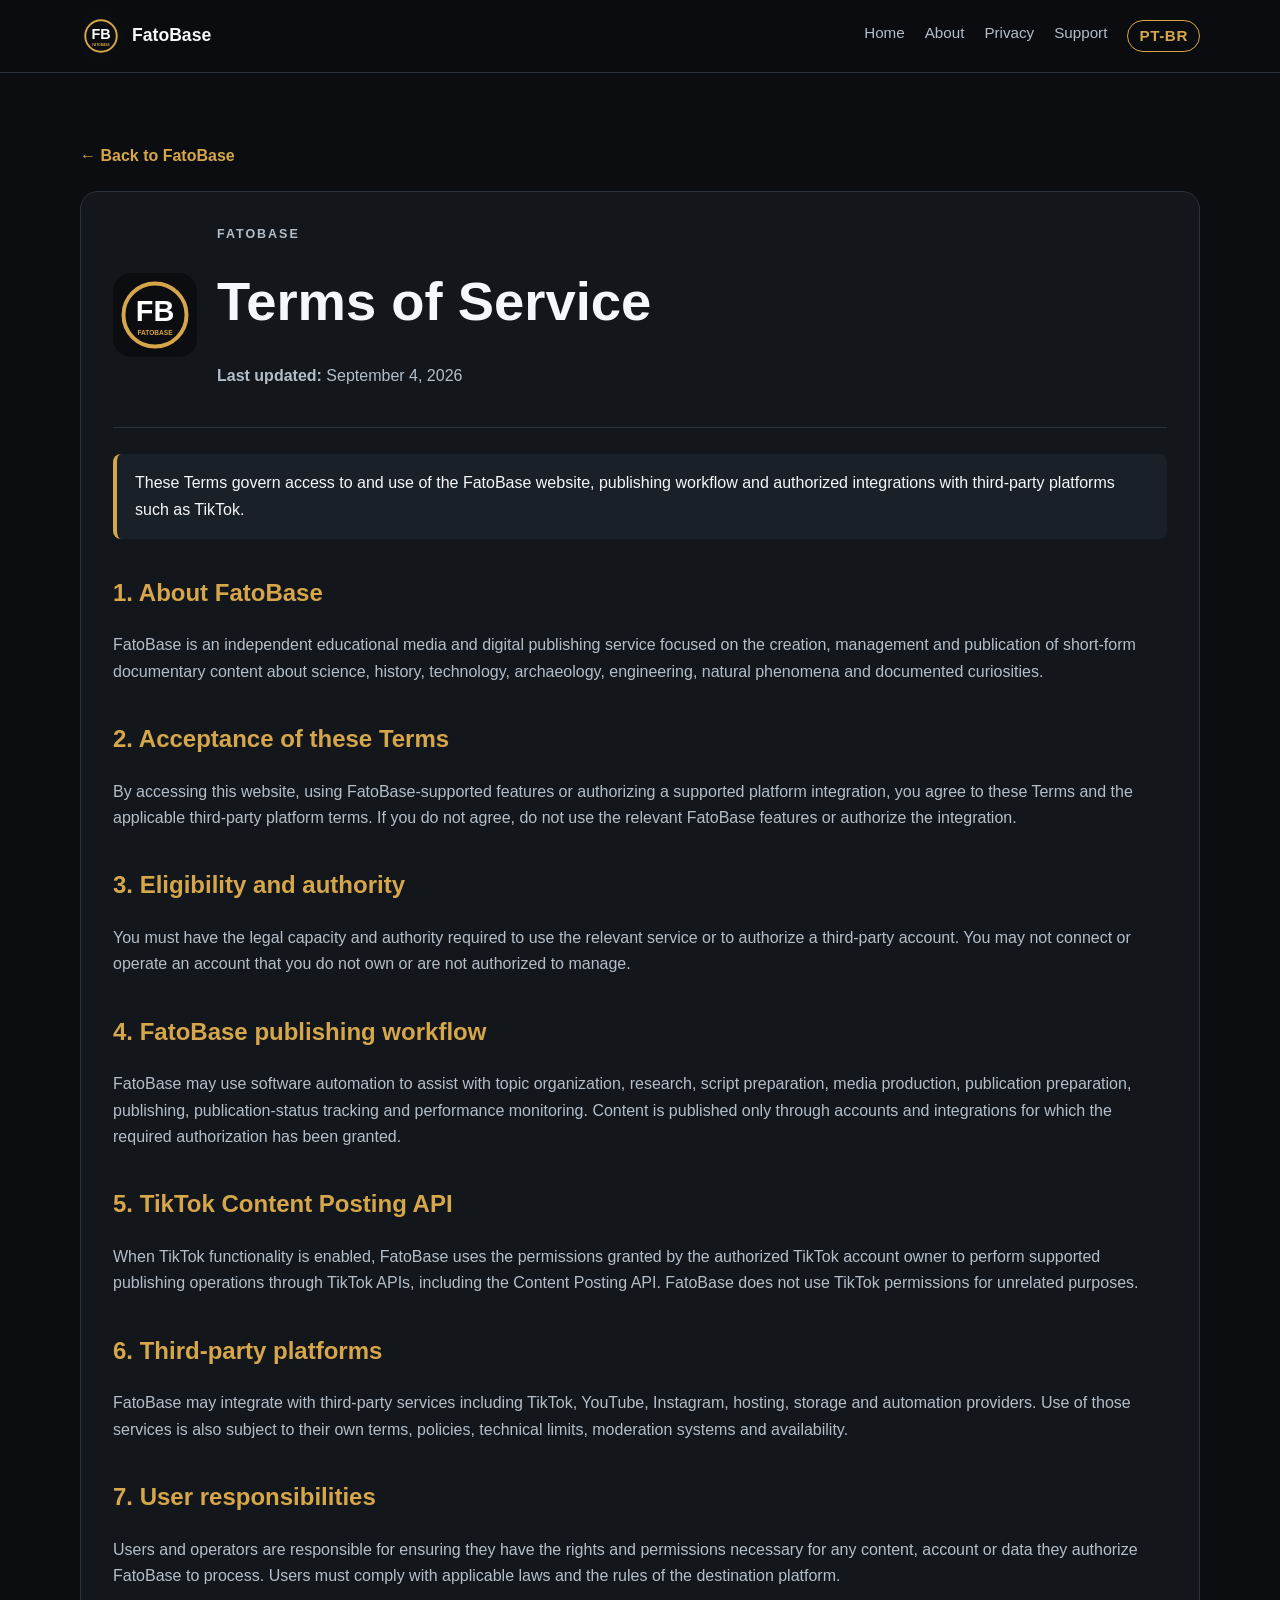
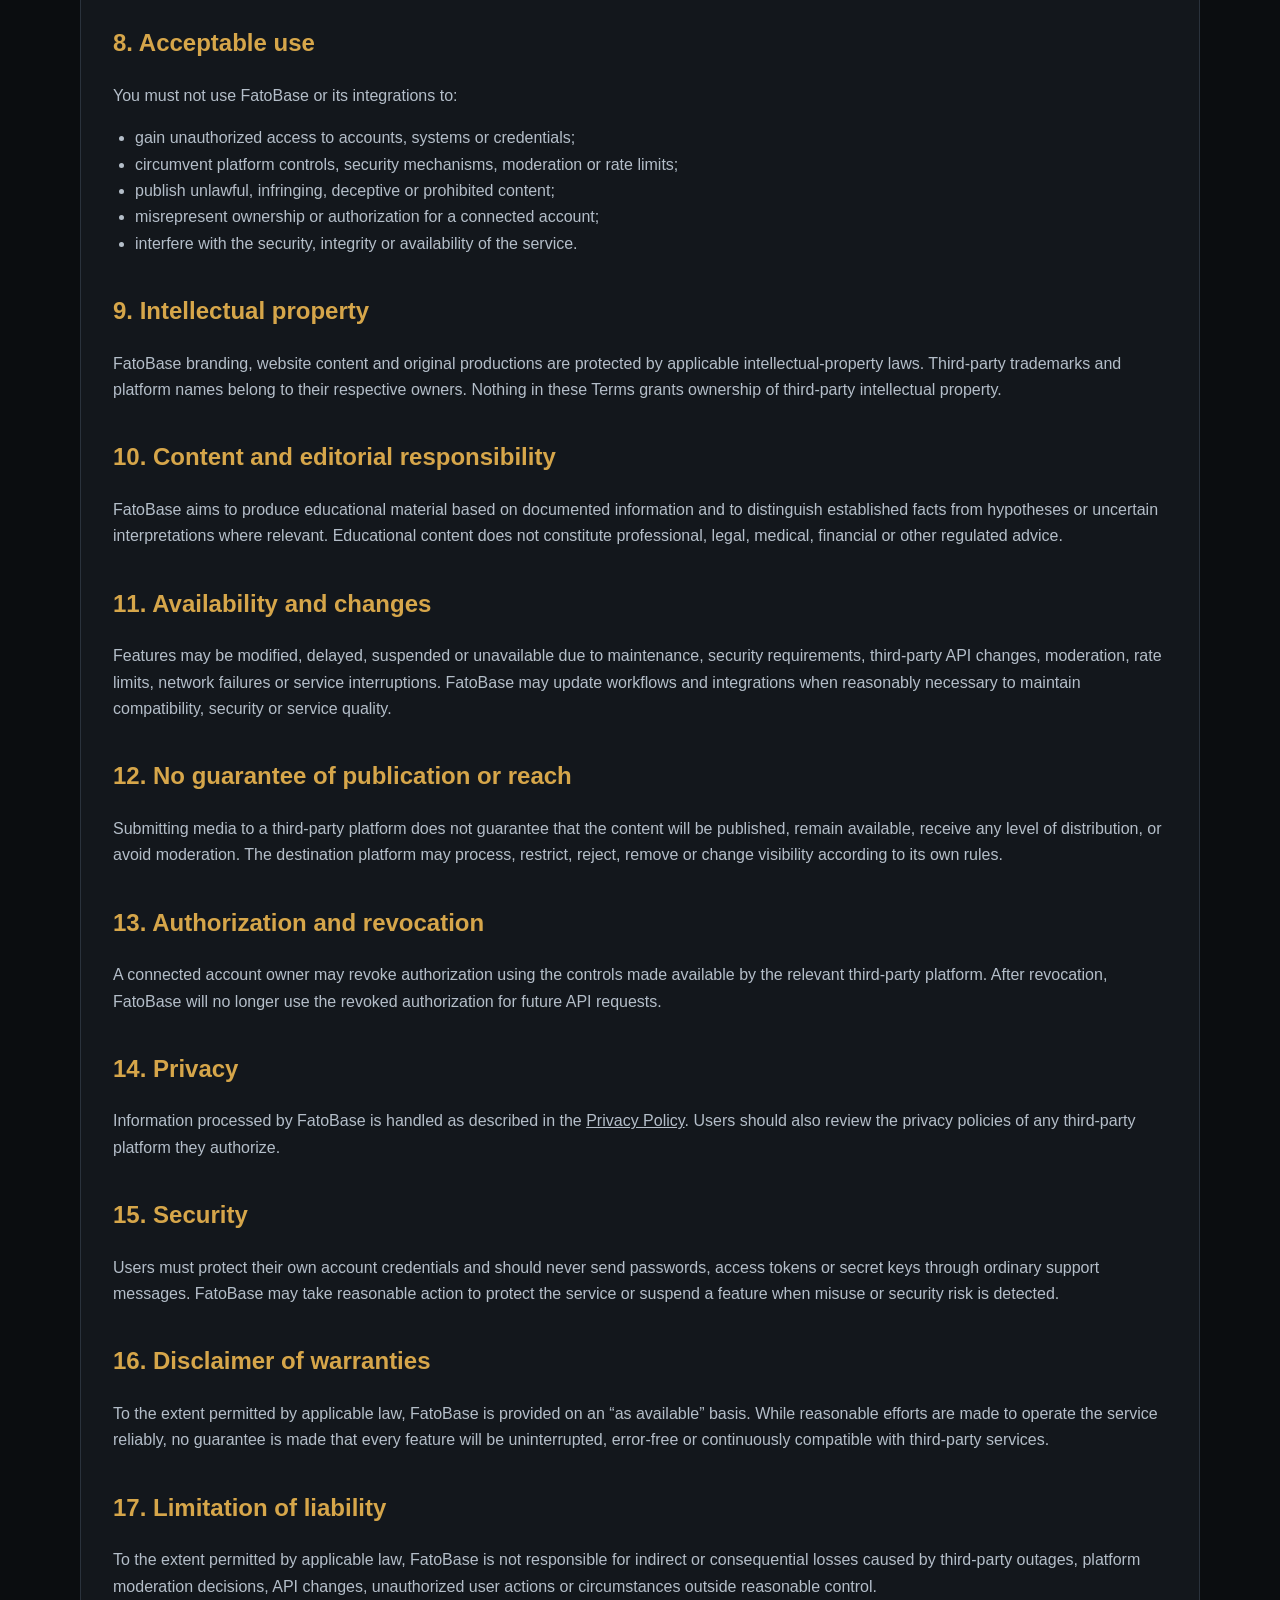
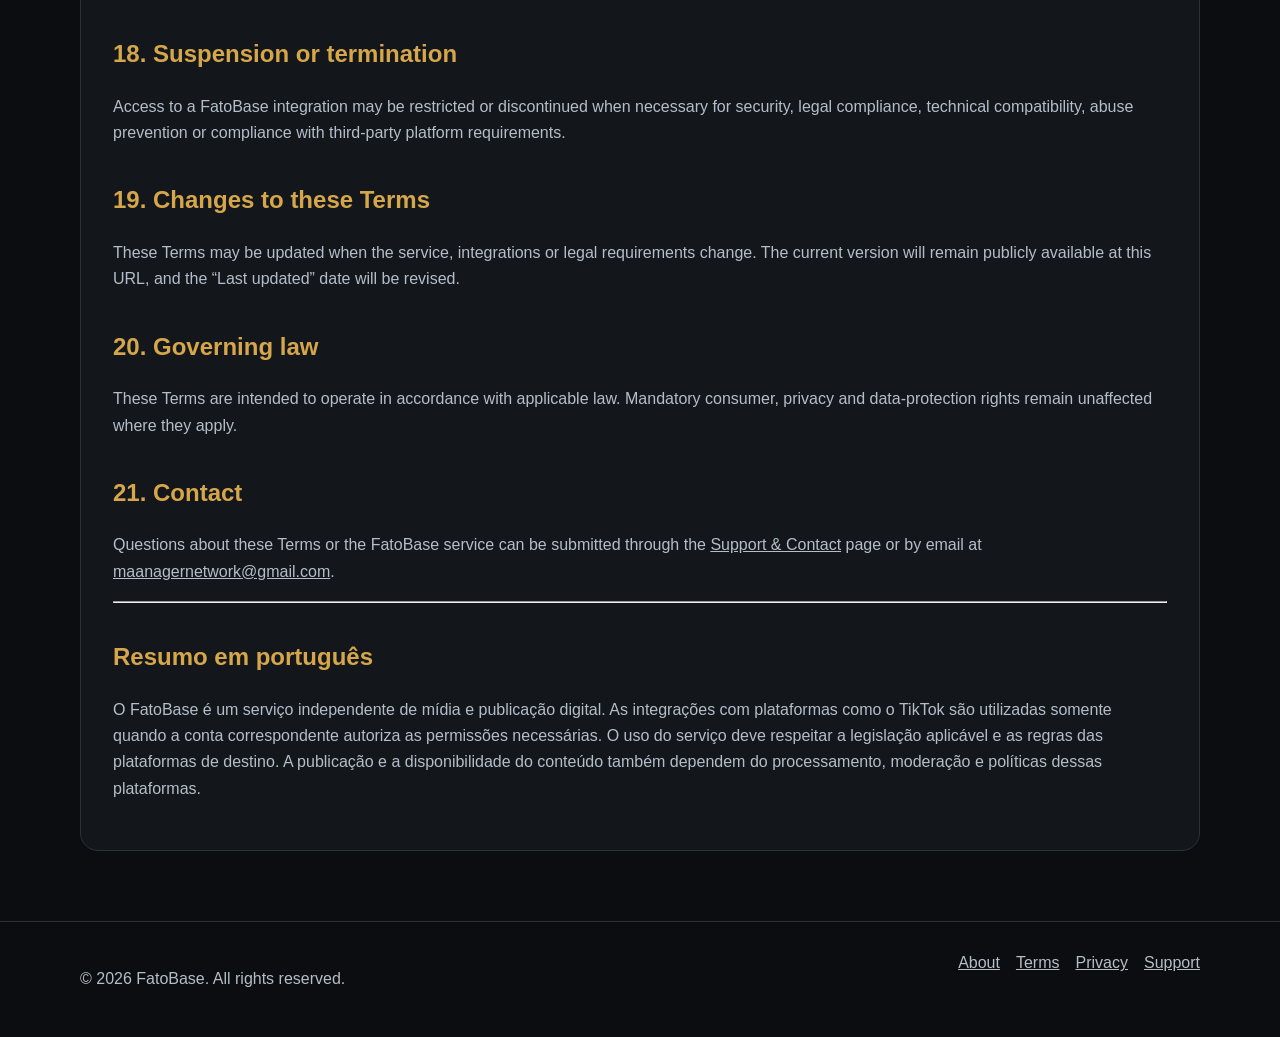
<file: terms.html>
<!DOCTYPE html>
<html lang="en">
<head>
  <meta charset="UTF-8">
  <meta name="viewport" content="width=device-width, initial-scale=1.0">
  <meta name="description" content="FatoBase Terms of Service for the educational media service and its authorized publishing integrations.">
  <title>Terms of Service | FatoBase</title>
  <link rel="icon" type="image/svg+xml" href="favicon.svg">
  <link rel="stylesheet" href="style.css">
</head>
<body>
<header class="site-header"><div class="container nav-wrap"><a class="brand" href="index.html" aria-label="FatoBase home"><img class="brand-logo" src="favicon.svg" alt="FatoBase app icon"><span>FatoBase</span></a><nav><a href="index.html">Home</a><a href="about.html">About</a><a href="privacy.html">Privacy</a><a href="support.html">Support</a><a class="lang-switch" href="terms-pt.html" aria-label="Mudar para português">PT-BR</a></nav></div></header>
<main class="content-page"><div class="container"><a class="back-link" href="index.html">← Back to FatoBase</a><article class="page-card">
<div class="legal-hero"><img class="legal-logo" src="favicon.svg" alt="FatoBase app icon"><div><p class="eyebrow">FATOBASE</p><h1>Terms of Service</h1><p><strong>Last updated:</strong> September 4, 2026</p></div></div>
<div class="notice">These Terms govern access to and use of the FatoBase website, publishing workflow and authorized integrations with third-party platforms such as TikTok.</div>

<h2>1. About FatoBase</h2>
<p>FatoBase is an independent educational media and digital publishing service focused on the creation, management and publication of short-form documentary content about science, history, technology, archaeology, engineering, natural phenomena and documented curiosities.</p>

<h2>2. Acceptance of these Terms</h2>
<p>By accessing this website, using FatoBase-supported features or authorizing a supported platform integration, you agree to these Terms and the applicable third-party platform terms. If you do not agree, do not use the relevant FatoBase features or authorize the integration.</p>

<h2>3. Eligibility and authority</h2>
<p>You must have the legal capacity and authority required to use the relevant service or to authorize a third-party account. You may not connect or operate an account that you do not own or are not authorized to manage.</p>

<h2>4. FatoBase publishing workflow</h2>
<p>FatoBase may use software automation to assist with topic organization, research, script preparation, media production, publication preparation, publishing, publication-status tracking and performance monitoring. Content is published only through accounts and integrations for which the required authorization has been granted.</p>

<h2>5. TikTok Content Posting API</h2>
<p>When TikTok functionality is enabled, FatoBase uses the permissions granted by the authorized TikTok account owner to perform supported publishing operations through TikTok APIs, including the Content Posting API. FatoBase does not use TikTok permissions for unrelated purposes.</p>

<h2>6. Third-party platforms</h2>
<p>FatoBase may integrate with third-party services including TikTok, YouTube, Instagram, hosting, storage and automation providers. Use of those services is also subject to their own terms, policies, technical limits, moderation systems and availability.</p>

<h2>7. User responsibilities</h2>
<p>Users and operators are responsible for ensuring they have the rights and permissions necessary for any content, account or data they authorize FatoBase to process. Users must comply with applicable laws and the rules of the destination platform.</p>

<h2>8. Acceptable use</h2>
<p>You must not use FatoBase or its integrations to:</p>
<ul>
<li>gain unauthorized access to accounts, systems or credentials;</li>
<li>circumvent platform controls, security mechanisms, moderation or rate limits;</li>
<li>publish unlawful, infringing, deceptive or prohibited content;</li>
<li>misrepresent ownership or authorization for a connected account;</li>
<li>interfere with the security, integrity or availability of the service.</li>
</ul>

<h2>9. Intellectual property</h2>
<p>FatoBase branding, website content and original productions are protected by applicable intellectual-property laws. Third-party trademarks and platform names belong to their respective owners. Nothing in these Terms grants ownership of third-party intellectual property.</p>

<h2>10. Content and editorial responsibility</h2>
<p>FatoBase aims to produce educational material based on documented information and to distinguish established facts from hypotheses or uncertain interpretations where relevant. Educational content does not constitute professional, legal, medical, financial or other regulated advice.</p>

<h2>11. Availability and changes</h2>
<p>Features may be modified, delayed, suspended or unavailable due to maintenance, security requirements, third-party API changes, moderation, rate limits, network failures or service interruptions. FatoBase may update workflows and integrations when reasonably necessary to maintain compatibility, security or service quality.</p>

<h2>12. No guarantee of publication or reach</h2>
<p>Submitting media to a third-party platform does not guarantee that the content will be published, remain available, receive any level of distribution, or avoid moderation. The destination platform may process, restrict, reject, remove or change visibility according to its own rules.</p>

<h2>13. Authorization and revocation</h2>
<p>A connected account owner may revoke authorization using the controls made available by the relevant third-party platform. After revocation, FatoBase will no longer use the revoked authorization for future API requests.</p>

<h2>14. Privacy</h2>
<p>Information processed by FatoBase is handled as described in the <a href="privacy.html">Privacy Policy</a>. Users should also review the privacy policies of any third-party platform they authorize.</p>

<h2>15. Security</h2>
<p>Users must protect their own account credentials and should never send passwords, access tokens or secret keys through ordinary support messages. FatoBase may take reasonable action to protect the service or suspend a feature when misuse or security risk is detected.</p>

<h2>16. Disclaimer of warranties</h2>
<p>To the extent permitted by applicable law, FatoBase is provided on an “as available” basis. While reasonable efforts are made to operate the service reliably, no guarantee is made that every feature will be uninterrupted, error-free or continuously compatible with third-party services.</p>

<h2>17. Limitation of liability</h2>
<p>To the extent permitted by applicable law, FatoBase is not responsible for indirect or consequential losses caused by third-party outages, platform moderation decisions, API changes, unauthorized user actions or circumstances outside reasonable control.</p>

<h2>18. Suspension or termination</h2>
<p>Access to a FatoBase integration may be restricted or discontinued when necessary for security, legal compliance, technical compatibility, abuse prevention or compliance with third-party platform requirements.</p>

<h2>19. Changes to these Terms</h2>
<p>These Terms may be updated when the service, integrations or legal requirements change. The current version will remain publicly available at this URL, and the “Last updated” date will be revised.</p>

<h2>20. Governing law</h2>
<p>These Terms are intended to operate in accordance with applicable law. Mandatory consumer, privacy and data-protection rights remain unaffected where they apply.</p>

<h2>21. Contact</h2>
<p>Questions about these Terms or the FatoBase service can be submitted through the <a href="support.html">Support & Contact</a> page or by email at <a href="mailto:maanagernetwork@gmail.com">maanagernetwork@gmail.com</a>.</p>

<hr>
<h2>Resumo em português</h2>
<p>O FatoBase é um serviço independente de mídia e publicação digital. As integrações com plataformas como o TikTok são utilizadas somente quando a conta correspondente autoriza as permissões necessárias. O uso do serviço deve respeitar a legislação aplicável e as regras das plataformas de destino. A publicação e a disponibilidade do conteúdo também dependem do processamento, moderação e políticas dessas plataformas.</p>
</article></div></main>
<footer><div class="container footer-grid"><p>© 2026 FatoBase. All rights reserved.</p><div><a href="about.html">About</a><a href="terms.html">Terms</a><a href="privacy.html">Privacy</a><a href="support.html">Support</a></div></div></footer>
</body></html>
</file>
<file: style.css>
:root{--bg:#0b0d10;--panel:#13171c;--soft:#1a2027;--text:#f5f7fa;--muted:#b4bec9;--gold:#d6a64a;--line:#2a323c;--max:1120px}
*{box-sizing:border-box}
html{scroll-behavior:smooth}
body{margin:0;font-family:Inter,Arial,Helvetica,sans-serif;background:var(--bg);color:var(--text);line-height:1.65}
a{color:inherit}
.container{width:min(var(--max),calc(100% - 40px));margin:0 auto}
.site-header{position:sticky;top:0;z-index:10;background:rgba(11,13,16,.96);border-bottom:1px solid var(--line);backdrop-filter:blur(10px)}
.nav-wrap{display:flex;align-items:center;justify-content:space-between;gap:24px;min-height:72px}
.brand{display:flex;align-items:center;gap:10px;text-decoration:none;font-weight:800;font-size:1.1rem}
.brand-logo{width:42px;height:42px;border-radius:10px;display:block}
.site-header nav{display:flex;gap:20px;flex-wrap:wrap}
.site-header nav a{text-decoration:none;color:var(--muted);font-size:.95rem}
.site-header nav a:hover{color:var(--text)}
.hero{padding:90px 0 70px;background:radial-gradient(circle at 80% 10%,#2b2415 0,transparent 35%),var(--bg)}
.hero-grid{display:grid;grid-template-columns:1.35fr .75fr;gap:48px;align-items:center}
.eyebrow{font-size:.78rem;font-weight:800;letter-spacing:.16em;color:var(--gold);margin:0 0 12px}
.hero h1{font-size:clamp(2.3rem,6vw,4.6rem);line-height:1.05;margin:0 0 24px;max-width:900px}
.lead{font-size:1.15rem;color:var(--muted);max-width:760px}
.actions{display:flex;gap:12px;flex-wrap:wrap;margin-top:30px}
.button{display:inline-block;background:var(--gold);color:#111;text-decoration:none;font-weight:800;padding:12px 18px;border-radius:10px}
.button.secondary{background:transparent;color:var(--text);border:1px solid var(--line)}
.panel,.card{background:var(--panel);border:1px solid var(--line);border-radius:16px}
.panel{padding:26px}
.panel-brand{display:flex;align-items:center;gap:14px;margin-bottom:20px}
.panel-brand div{display:flex;flex-direction:column}
.panel-brand span{color:var(--muted);font-size:.9rem}
.hero-logo{width:64px;height:64px;border-radius:14px}
.panel h2,.section h2{margin-top:0}
.panel ul{padding-left:20px;color:var(--muted)}
.section{padding:68px 0}
.section.alt{background:var(--panel);border-top:1px solid var(--line);border-bottom:1px solid var(--line)}
.section p{max-width:850px;color:var(--muted)}
.cards{display:grid;grid-template-columns:repeat(4,1fr);gap:16px;margin-top:28px}
.card{padding:22px;background:var(--soft)}
.card strong{color:var(--gold)}
.card p{margin-bottom:0;font-size:.95rem}
.topics{display:flex;flex-wrap:wrap;gap:10px;margin-top:22px}
.topics span{padding:9px 13px;border:1px solid var(--line);border-radius:999px;color:var(--muted);background:var(--panel)}
.faq h3{margin:28px 0 6px}
.legal-box .legal-links{display:flex;gap:16px;flex-wrap:wrap;margin-top:18px}
.legal-links a{font-weight:700;color:var(--gold)}
.pt-note{padding-top:20px}
.content-page{padding:70px 0}
.content-page .page-card{background:var(--panel);border:1px solid var(--line);border-radius:18px;padding:32px}
.content-page h1{font-size:clamp(2rem,5vw,3.4rem);margin:0}
.content-page h2{margin-top:34px;color:var(--gold)}
.content-page p,.content-page li{color:var(--muted)}
.content-page ul{padding-left:22px}
.legal-hero{display:flex;align-items:center;gap:20px;padding-bottom:22px;border-bottom:1px solid var(--line);margin-bottom:26px}
.legal-logo{width:84px;height:84px;border-radius:18px;flex:0 0 auto}
.notice{padding:16px 18px;border-left:4px solid var(--gold);background:var(--soft);border-radius:8px;margin:24px 0}
.back-link{display:inline-block;margin-bottom:22px;color:var(--gold);font-weight:700;text-decoration:none}
footer{border-top:1px solid var(--line);padding:28px 0;color:var(--muted)}
.footer-grid{display:flex;justify-content:space-between;gap:20px;flex-wrap:wrap}
.footer-grid div{display:flex;gap:16px;flex-wrap:wrap}
.footer-grid a{color:var(--muted)}
@media(max-width:800px){
  .nav-wrap{align-items:flex-start;padding:14px 0;flex-direction:column}
  .hero{padding-top:55px}
  .hero-grid{grid-template-columns:1fr}
  .cards{grid-template-columns:1fr 1fr}
}
@media(max-width:520px){
  .container{width:min(var(--max),calc(100% - 28px))}
  .cards{grid-template-columns:1fr}
  .site-header nav{gap:12px}
  .content-page .page-card{padding:22px}
  .legal-hero{align-items:flex-start}
  .legal-logo{width:68px;height:68px}
}
.lang-switch{display:inline-flex;align-items:center;justify-content:center;padding:7px 11px;border:1px solid var(--gold);border-radius:999px;color:var(--gold)!important;font-weight:800;letter-spacing:.04em;line-height:1;text-decoration:none;white-space:nowrap}
.lang-switch:hover{background:var(--gold);color:#111!important}
</file>
